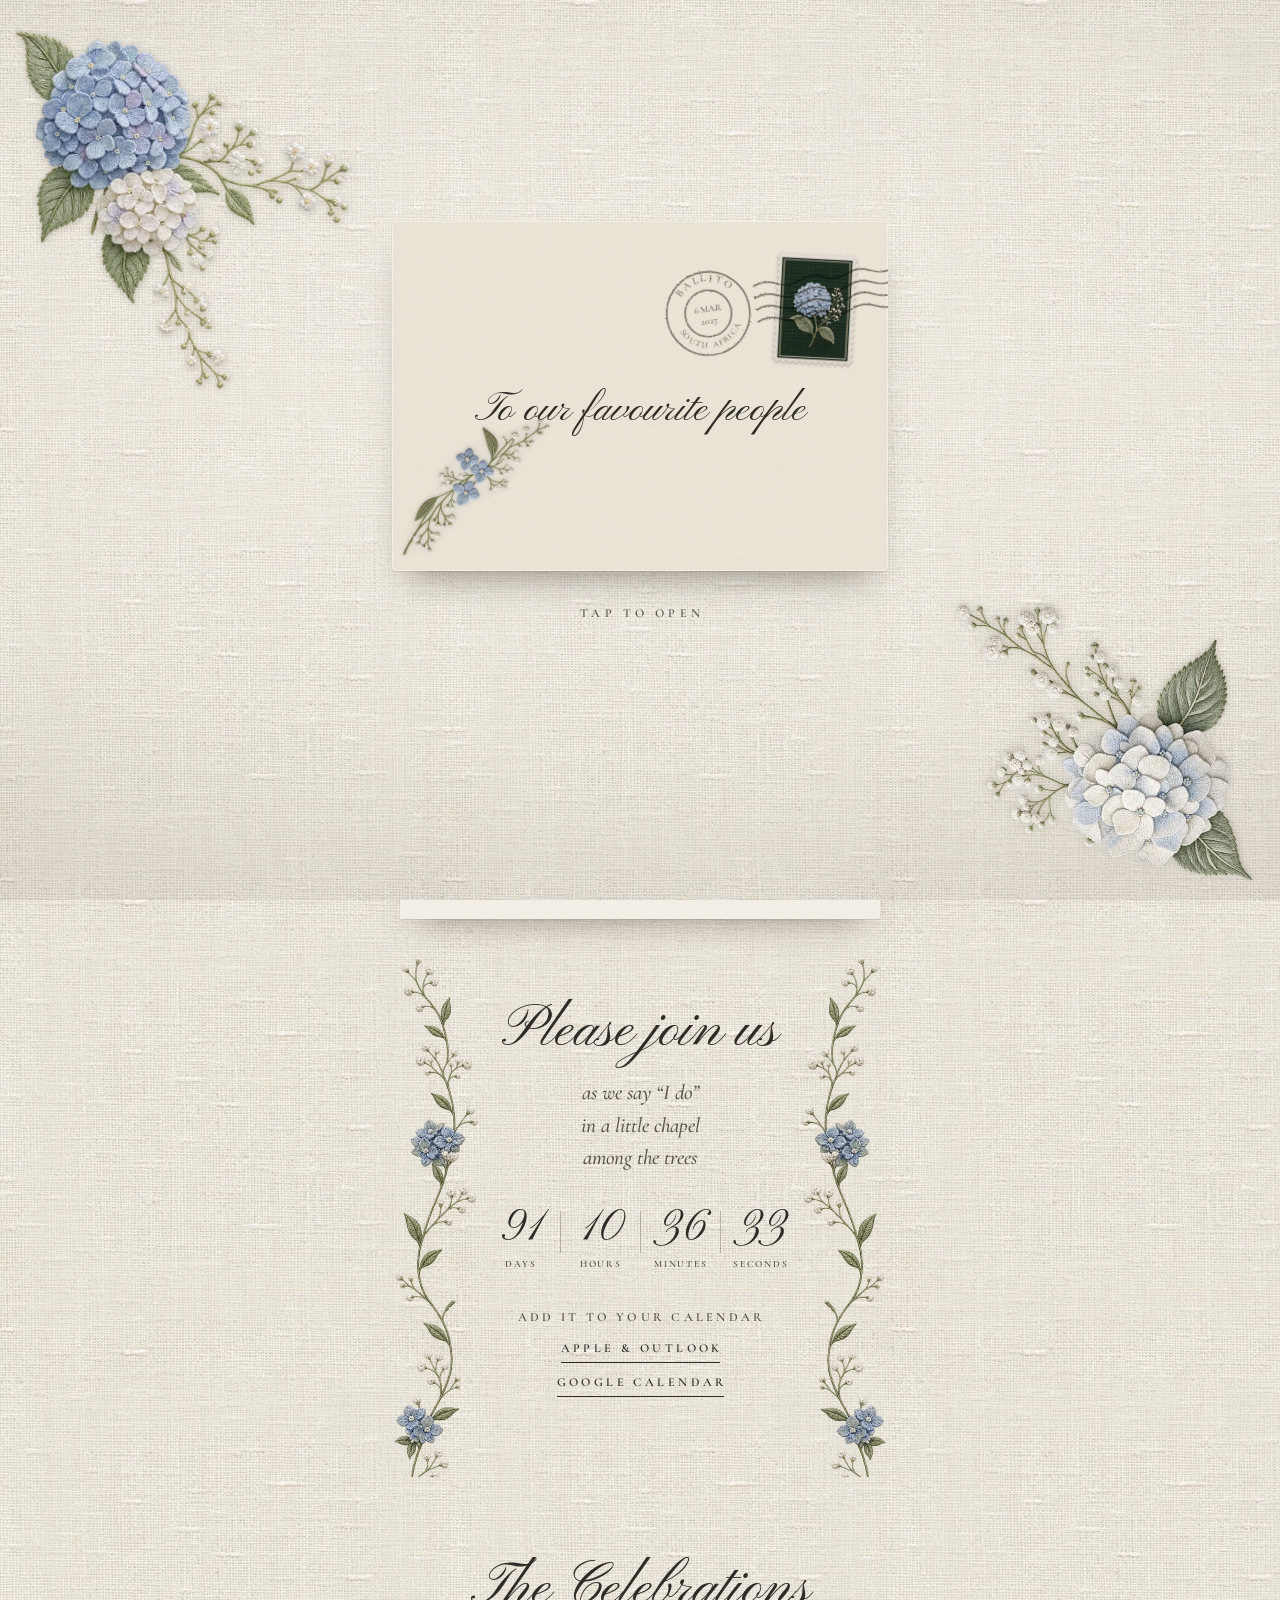
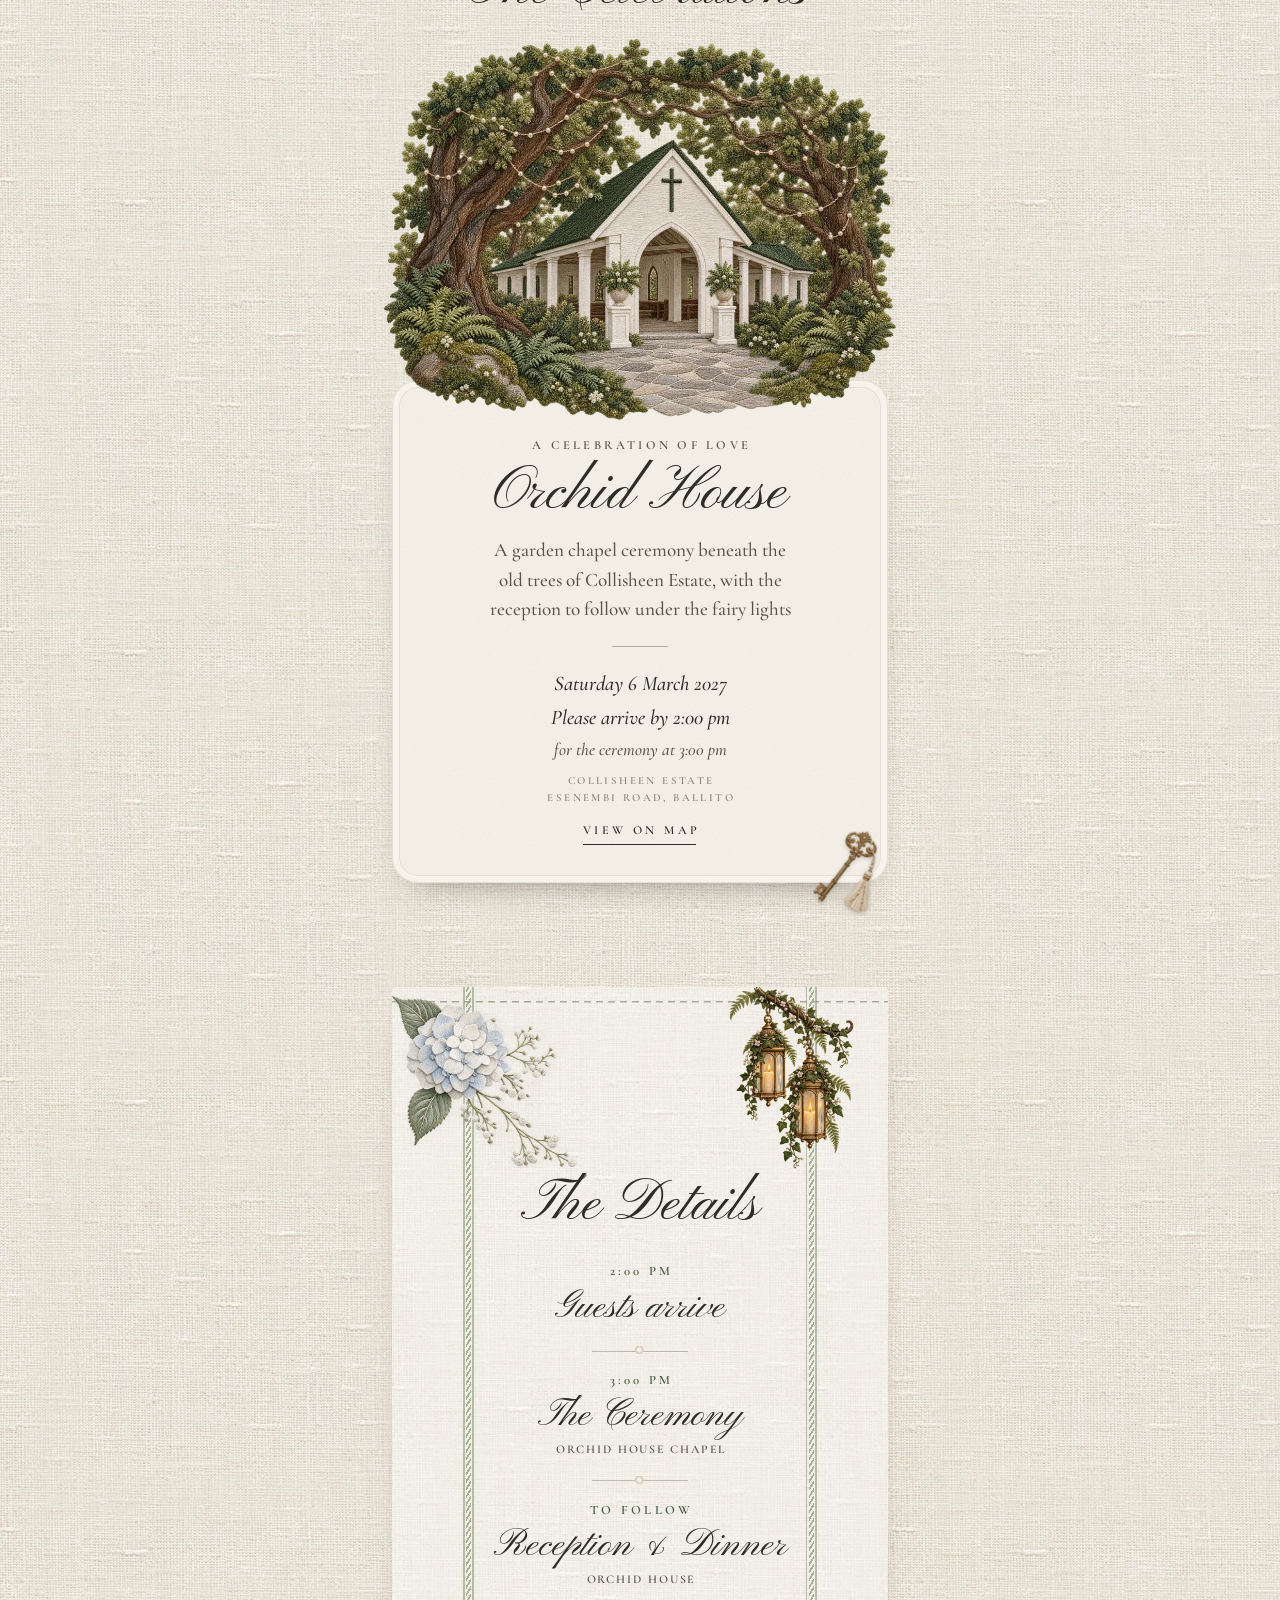
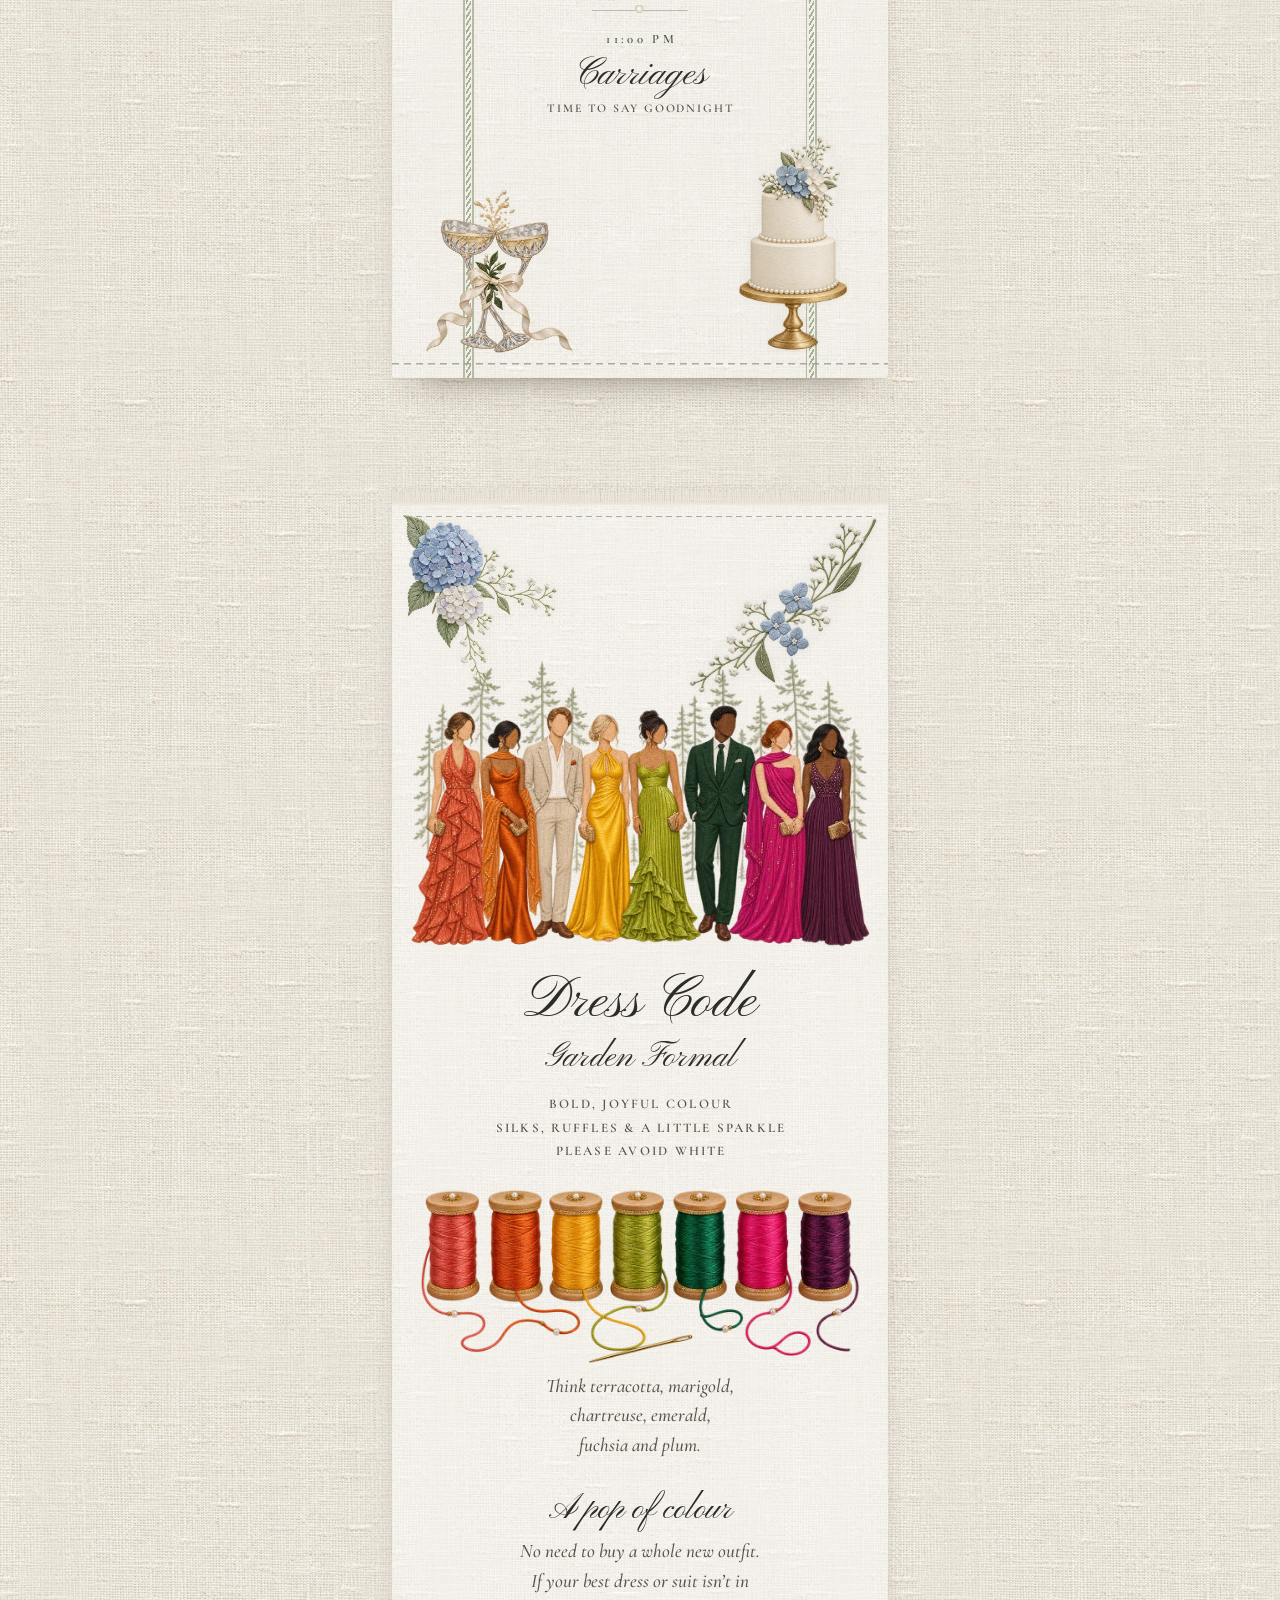
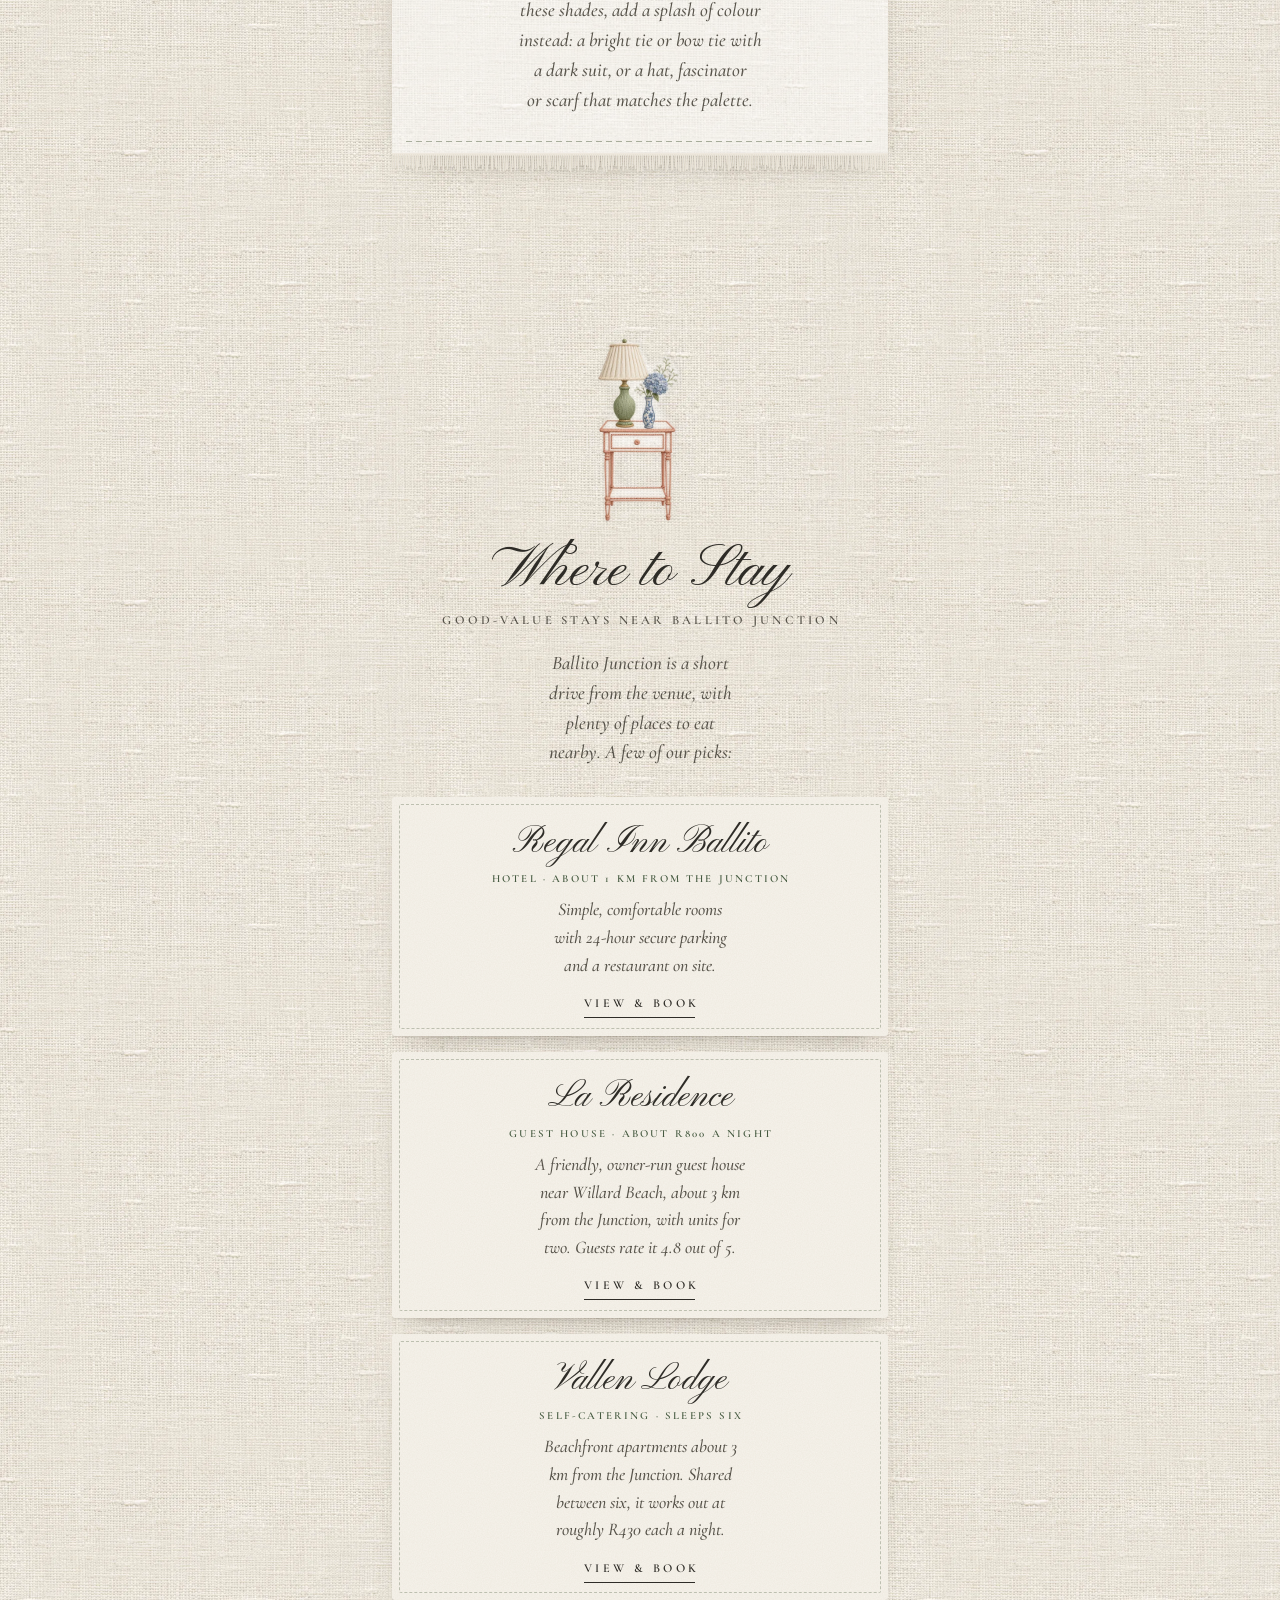
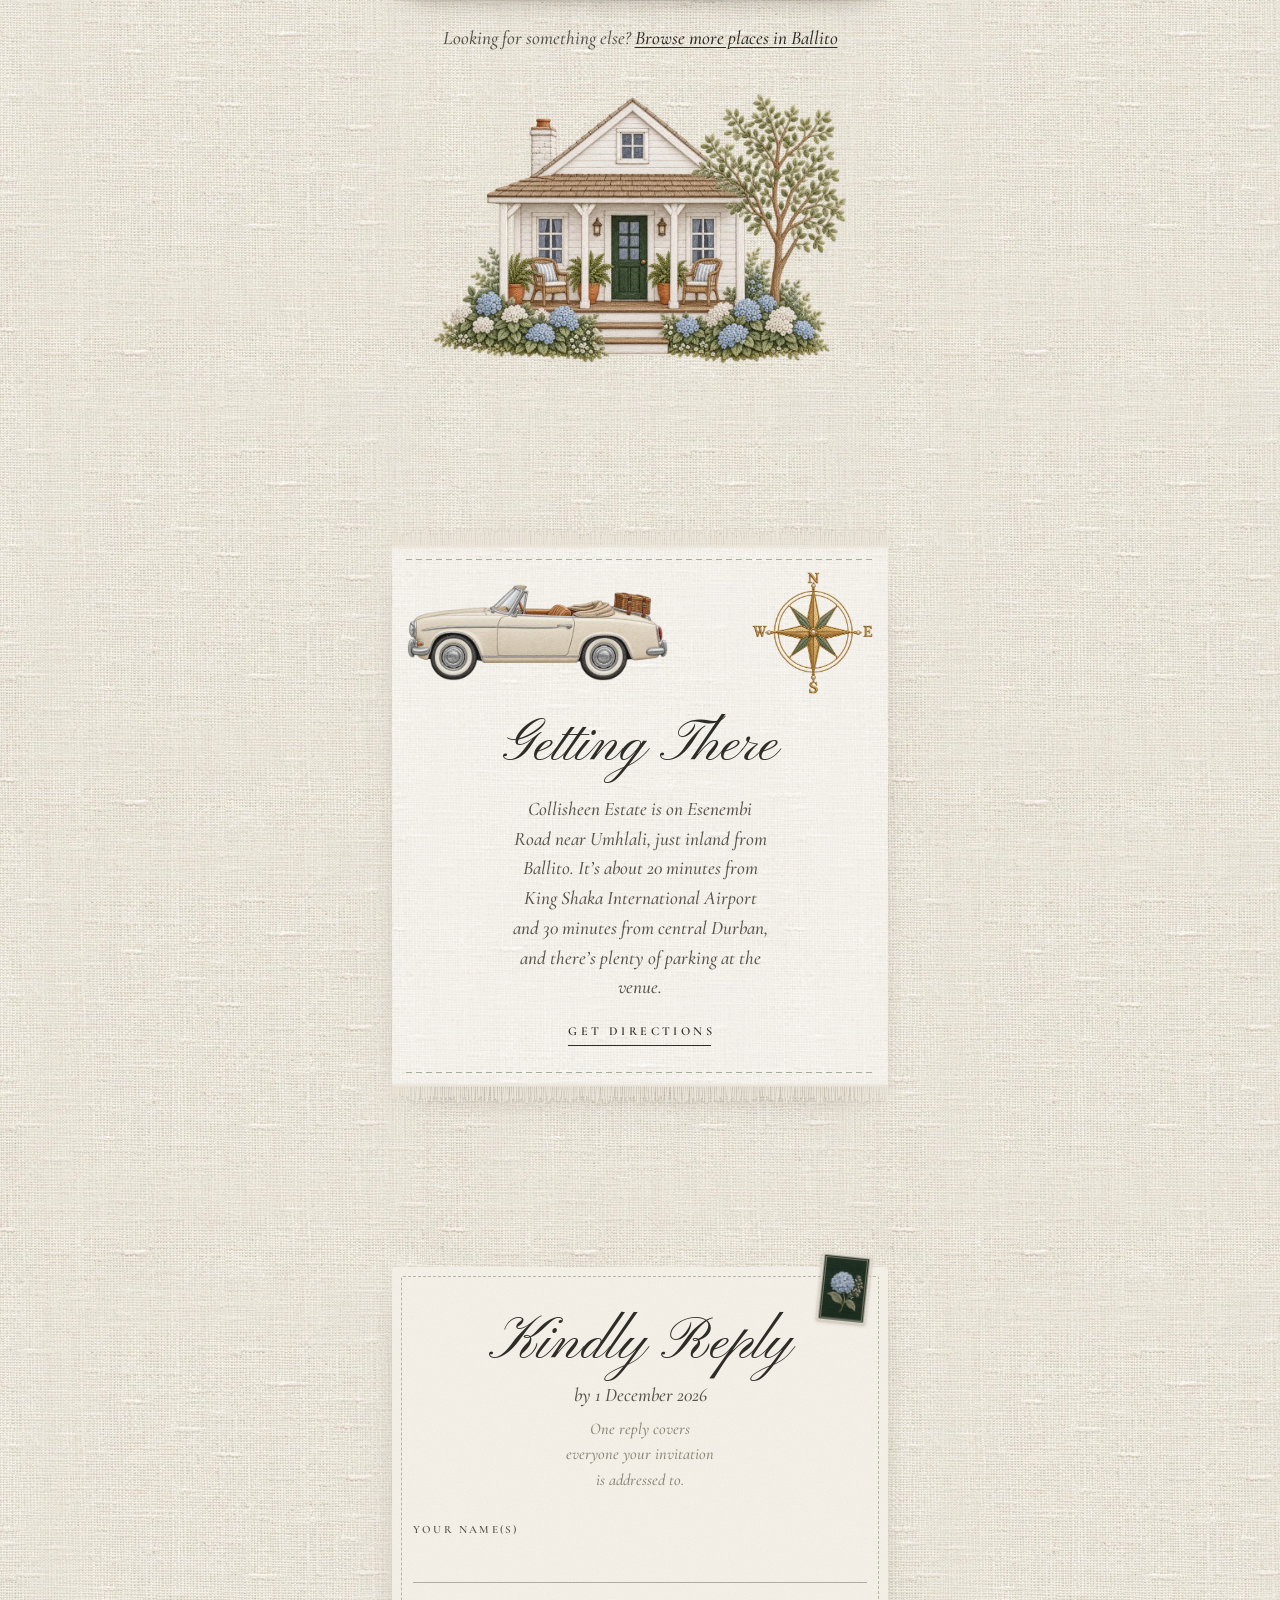
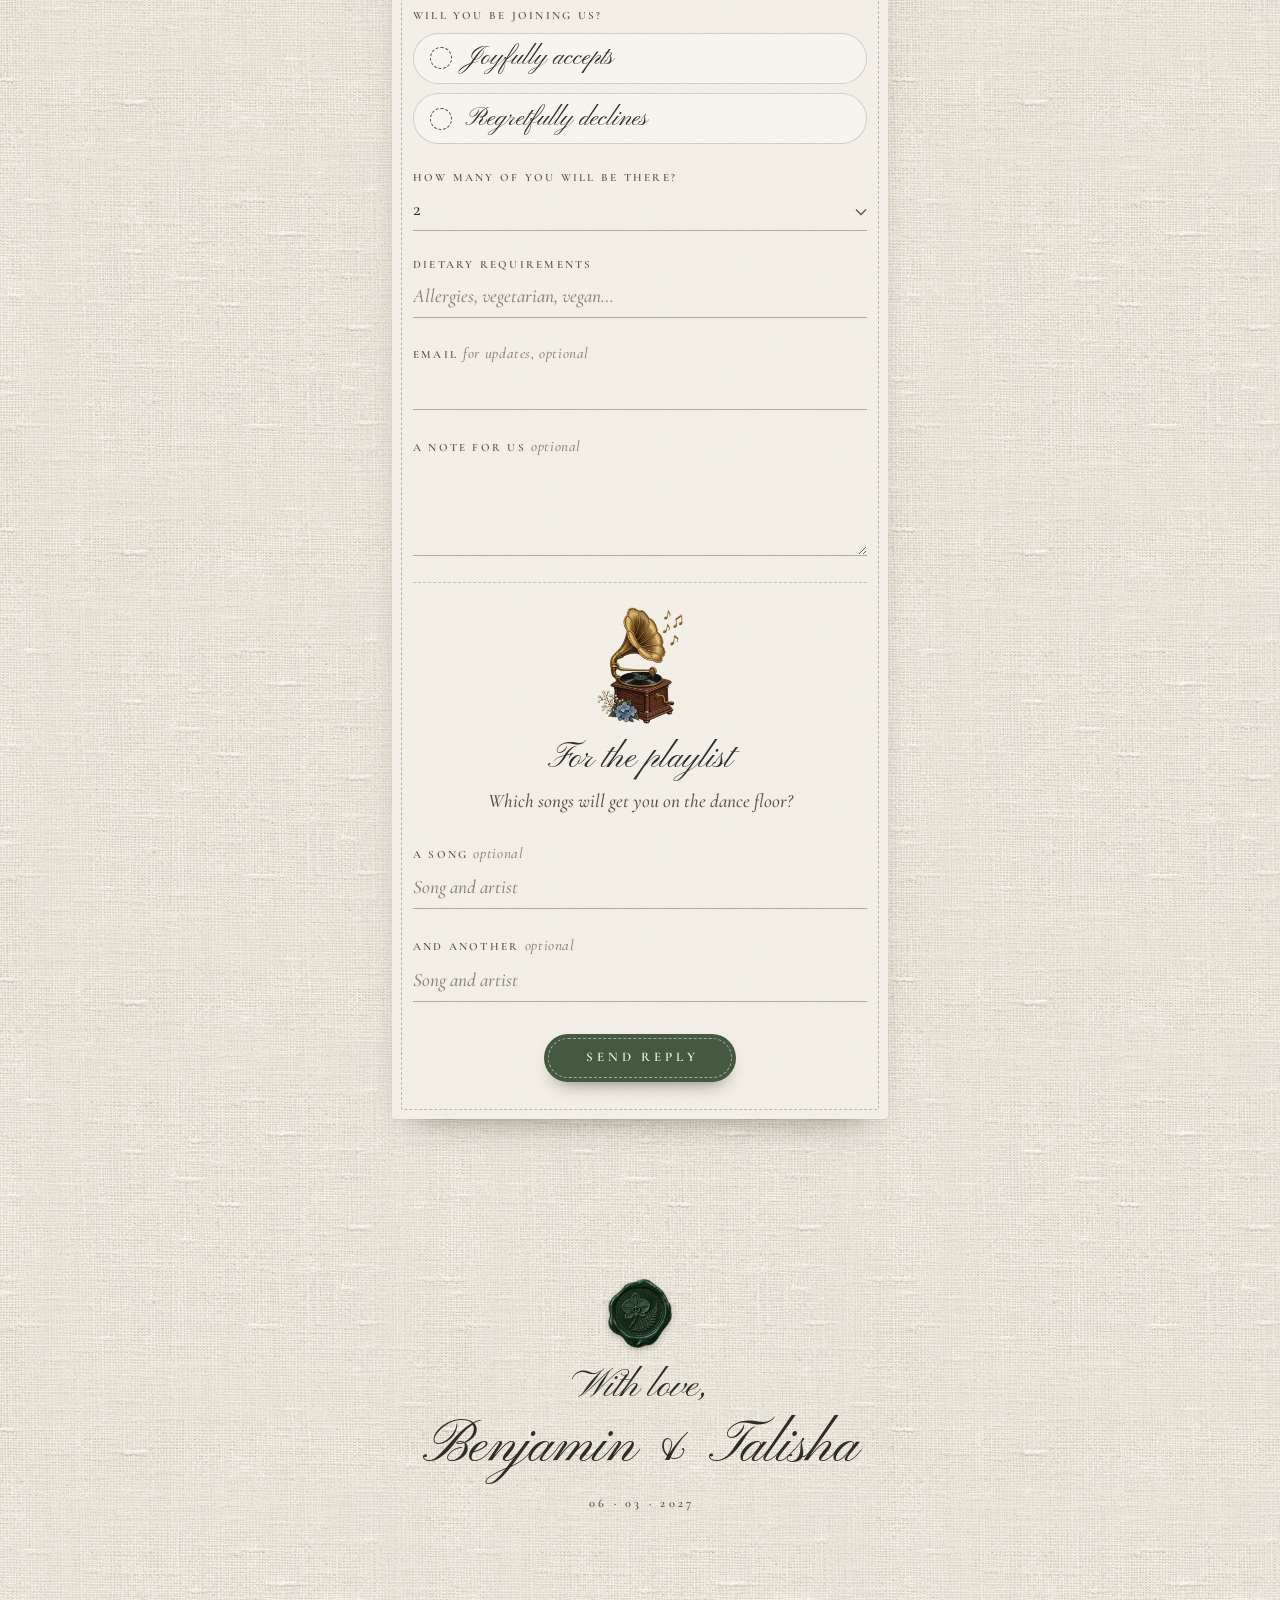
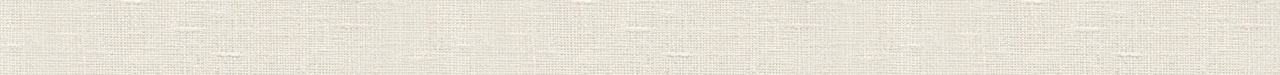
<file: index.html>
<!doctype html>
<html lang="en" class="no-js">
<head>
<meta charset="utf-8">
<meta name="viewport" content="width=device-width, initial-scale=1, viewport-fit=cover">
<title>Benjamin &amp; Talisha · 6 March 2027</title>
<meta name="description" content="You're invited to the wedding of Benjamin Rodrigues and Talisha Grobler on Saturday 6 March 2027 at the Orchid House, Collisheen Estate, Ballito.">
<meta name="robots" content="noindex, nofollow">
<meta name="theme-color" content="#E8E3D7">
<meta name="color-scheme" content="light only">

<!-- Link previews in WhatsApp / iMessage -->
<meta property="og:type" content="website">
<meta property="og:url" content="https://benrodrigues05.github.io/rodrigues-wedding/">
<meta property="og:title" content="Benjamin &amp; Talisha are getting married">
<meta property="og:description" content="Saturday 6 March 2027 · Collisheen Estate, Ballito. Tap to open your invitation.">
<meta property="og:image" content="https://benrodrigues05.github.io/rodrigues-wedding/assets/og.jpg?v=dbecaaad">
<meta property="og:image:width" content="1200">
<meta property="og:image:height" content="630">
<meta name="twitter:card" content="summary_large_image">

<link rel="icon" type="image/png" href="assets/icon-64.png?v=c143e3c1">
<link rel="apple-touch-icon" href="assets/icon-180.png?v=51b7f4c5">
<link rel="preconnect" href="https://fonts.googleapis.com">
<link rel="preconnect" href="https://fonts.gstatic.com" crossorigin>
<link rel="stylesheet" href="https://fonts.googleapis.com/css2?family=Pinyon+Script&amp;display=block">
<link rel="stylesheet" href="https://fonts.googleapis.com/css2?family=Cormorant+Garamond:ital,wght@0,400;0,500;0,600;1,400;1,500&amp;display=swap">
<link rel="preload" as="image" href="assets/hero-arch.webp?v=a34bda23" type="image/webp">
<link rel="stylesheet" href="styles.css?v=0fa6d76d">
<script>
  /* Show the envelope only when JavaScript is running. If script.js?v=94473927 fails to
     load or errors, the invitation is revealed instead of staying sealed. */
  (function (d) {
    var h = d.documentElement;
    h.classList.remove('no-js');
    h.classList.add('js');
    if (location.hash.length > 1) h.classList.add('is-open');
    d.addEventListener('DOMContentLoaded', function () {
      if (!window.__inviteReady) h.classList.add('is-open');
    });
  })(document);
</script>
<script src="script.js?v=94473927" defer></script>
</head>
<body>

<!-- ============ THE ENVELOPE (shown first, opened by script.js?v=94473927) ============ -->
<div class="scene" id="scene">
  <div class="scene-vignette" id="scene-vignette"></div>
  <img class="scene-sprig scene-sprig--top" src="assets/floral-corner.webp?v=78e29768" width="600" height="680" alt="">
  <img class="scene-sprig scene-sprig--bottom" src="assets/floral-spray.webp?v=adca1588" width="600" height="560" alt="">

  <div class="envelope" id="envelope" aria-hidden="true">
    <div class="env-back is-hidden" id="env-back">
      <div class="env-wall" id="env-wall"></div>
      <div class="flap flap--open is-hidden" id="flap-open">
        <div class="flap-paper"></div>
        <div class="flap-liner"></div>
      </div>
      <div class="letter" id="letter"></div>
      <svg class="env-pocket" id="env-pocket" viewBox="0 0 142 100" preserveAspectRatio="none" focusable="false">
        <defs>
          <linearGradient id="pk-l" x1="0" y1="0" x2="1" y2="0"><stop offset="0" stop-color="#EEE7DA"/><stop offset="1" stop-color="#E6DDCD"/></linearGradient>
          <linearGradient id="pk-r" x1="1" y1="0" x2="0" y2="0"><stop offset="0" stop-color="#ECE4D6"/><stop offset="1" stop-color="#E3D9C8"/></linearGradient>
          <linearGradient id="pk-b" x1="0" y1="1" x2="0" y2="0"><stop offset="0" stop-color="#F2ECE1"/><stop offset="1" stop-color="#EBE3D5"/></linearGradient>
        </defs>
        <polygon points="0,0 0,100 69,55" fill="url(#pk-l)"/>
        <polygon points="142,0 142,100 73,55" fill="url(#pk-r)"/>
        <path d="M0 100 H142 L74 44.5 Q71 42.5 68 44.5 Z" fill="url(#pk-b)" stroke="rgba(80,68,52,.16)" stroke-width="1" vector-effect="non-scaling-stroke"/>
      </svg>
      <div class="flap flap--closed" id="flap-closed">
        <svg viewBox="0 0 142 57" preserveAspectRatio="none" focusable="false">
          <defs><linearGradient id="fl-c" x1="0" y1="0" x2="0" y2="1"><stop offset="0" stop-color="#EAE2D4"/><stop offset="1" stop-color="#F3EDE3"/></linearGradient></defs>
          <path d="M0 0 H142 L74.5 55.2 Q71 57.6 67.5 55.2 Z" fill="url(#fl-c)" stroke="rgba(80,68,52,.2)" stroke-width="1" vector-effect="non-scaling-stroke"/>
        </svg>
      </div>
      <img class="env-seal" id="env-seal" src="assets/seal.webp?v=17709065" width="360" height="391" alt="">
    </div>

    <div class="env-front" id="env-front">
      <img class="env-stamp" src="assets/stamp.webp?v=f6080217" width="300" height="411" alt="">
      <svg class="env-postmark" viewBox="0 0 200 80" focusable="false">
        <defs>
          <path id="pm-top" d="M 13 40 A 27 27 0 0 1 67 40"/>
          <path id="pm-bottom" d="M 11.5 40 A 28.5 28.5 0 0 0 68.5 40"/>
          <filter id="pm-ink" x="-5%" y="-10%" width="110%" height="120%">
            <feTurbulence type="fractalNoise" baseFrequency=".8" numOctaves="2" seed="7" result="noise"/>
            <feDisplacementMap in="SourceGraphic" in2="noise" scale="1.8"/>
          </filter>
        </defs>
        <g filter="url(#pm-ink)">
          <g fill="none" stroke="currentColor" stroke-width="1.4">
            <circle cx="40" cy="40" r="35"/>
            <circle cx="40" cy="40" r="19.5"/>
            <path d="M80 23 q 10 -5 20 0 t 20 0 t 20 0 t 20 0 t 20 0 t 20 0"/>
            <path d="M80 33 q 10 -5 20 0 t 20 0 t 20 0 t 20 0 t 20 0 t 20 0"/>
            <path d="M80 43 q 10 -5 20 0 t 20 0 t 20 0 t 20 0 t 20 0 t 20 0"/>
            <path d="M80 53 q 10 -5 20 0 t 20 0 t 20 0 t 20 0 t 20 0 t 20 0"/>
          </g>
          <g fill="currentColor" font-family="'Cormorant Garamond', Garamond, serif" font-weight="600" text-anchor="middle">
            <text font-size="9" letter-spacing="1.6"><textPath href="#pm-top" startOffset="50%">BALLITO</textPath></text>
            <text font-size="7.2" letter-spacing="1.1"><textPath href="#pm-bottom" startOffset="50%">SOUTH AFRICA</textPath></text>
            <text x="40" y="39" font-size="8">6 MAR</text>
            <text x="40" y="48.5" font-size="8">2027</text>
          </g>
        </g>
      </svg>
      <p class="env-to"><span class="env-recipient" id="recipient">To our favourite people</span></p>
      <img class="env-sprig" src="assets/floral-sprig.webp?v=2c623f63" width="640" height="600" alt="">
    </div>
  </div>

  <button class="scene-open" id="open-invite" type="button" aria-label="Open your invitation">
    <span class="scene-hint" id="scene-hint">Tap to open</span>
  </button>
</div>


<!-- Wide screens only: the same sprigs as on the envelope's table, so the
     page keeps the setting once the letter is open. -->
<div class="table-decor" id="table-decor" aria-hidden="true">
  <img class="table-sprig table-sprig--top" src="assets/floral-corner.webp?v=78e29768" width="600" height="680" alt="">
  <img class="table-sprig table-sprig--bottom" src="assets/floral-spray.webp?v=adca1588" width="600" height="560" alt="">
</div>

<main class="suite" id="invitation">

  <!-- ============ 1. THE LETTER ============ -->
  <header class="hero" id="top">
    <article class="hero-card" id="hero-card" tabindex="-1">
      <p class="eyebrow">The wedding of</p>
      <img class="hero-arch" src="assets/hero-arch.webp?v=a34bda23" width="939" height="1482" alt="Benjamin and Talisha in a black-and-white photograph, framed by an embroidered stone arch with hydrangeas and baby&rsquo;s breath">
      <h1 class="names">Benjamin <span class="amp">&amp;</span> Talisha</h1>
      <p class="hero-date">Saturday · 6 March 2027</p>
      <p class="hero-place">Collisheen Estate · Ballito</p>
    </article>
  </header>


  <!-- ============ 2. INVITATION + COUNTDOWN ============ -->
  <section class="families" id="invite" aria-labelledby="invite-title">
    <img class="garland garland--left" src="assets/floral-garland.webp?v=346e26ac" width="168" height="1200" alt="" loading="lazy" decoding="async">
    <img class="garland garland--right" src="assets/floral-garland.webp?v=346e26ac" width="168" height="1200" alt="" loading="lazy" decoding="async">

    <h2 class="script-title" id="invite-title">Please join us</h2>
    <p class="lede invite-lede">as we say &ldquo;I do&rdquo; in a little chapel among the trees</p>

    <!-- Ceremony start in South African time (UTC+2) -->
    <div class="countdown" id="countdown" data-countdown="2027-03-06T15:00:00+02:00" role="timer" aria-label="Countdown to the wedding">
      <div class="cd"><span class="cd-num" data-unit="d">&ndash;</span><span class="cd-label" data-one="Day" data-many="Days">Days</span></div>
      <div class="cd"><span class="cd-num" data-unit="h">&ndash;</span><span class="cd-label" data-one="Hour" data-many="Hours">Hours</span></div>
      <div class="cd"><span class="cd-num" data-unit="m">&ndash;</span><span class="cd-label" data-one="Minute" data-many="Minutes">Minutes</span></div>
      <div class="cd"><span class="cd-num" data-unit="s">&ndash;</span><span class="cd-label" data-one="Second" data-many="Seconds">Seconds</span></div>
    </div>
    <p class="countdown-done script-sub" id="countdown-done" hidden>Today&rsquo;s the day</p>

    <div class="calendar">
      <p class="caps">Add it to your calendar</p>
      <p class="calendar-links">
        <a class="text-link" href="assets/wedding.ics?v=1353c91b">Apple &amp; Outlook</a>
        <a class="text-link" href="https://calendar.google.com/calendar/render?action=TEMPLATE&amp;text=Benjamin%20%26%20Talisha%27s%20Wedding&amp;dates=20270306T120000Z%2F20270306T210000Z&amp;location=Orchid%20House%2C%20Collisheen%20Estate%2C%20Esenembi%20Road%2C%20Ballito&amp;details=Please%20arrive%20by%202pm.%20Ceremony%20at%203pm%20in%20the%20chapel%20at%20Orchid%20House%2C%20reception%20to%20follow%20until%2011pm.%20https%3A%2F%2Fbenrodrigues05.github.io%2Frodrigues-wedding%2F" target="_blank" rel="noopener">Google Calendar</a>
      </p>
    </div>
  </section>


  <!-- ============ 3. THE CELEBRATIONS: where and when ============ -->
  <section class="celebrations" id="venue" aria-labelledby="venue-title">
    <h2 class="script-title" id="venue-title">The Celebrations</h2>
    <img class="motif chapel" src="assets/chapel.webp?v=abb44a5b" width="1000" height="745" alt="An embroidered white chapel with a green roof beneath huge old trees strung with fairy lights" loading="lazy" decoding="async">
    <div class="venue-card">
      <p class="caps">A celebration of love</p>
      <h3 class="venue-name">Orchid House</h3>
      <p class="venue-desc">A garden chapel ceremony beneath the old trees of Collisheen Estate, with the reception to follow under the fairy lights</p>
      <span class="rule" aria-hidden="true"></span>
      <p class="venue-when"><span>Saturday 6 March 2027</span><span>Please arrive by 2:00 pm</span><span class="venue-when-small">for the ceremony at 3:00 pm</span></p>
      <p class="venue-address"><span>Collisheen Estate</span><span>Esenembi Road, Ballito</span></p>
      <a class="text-link" href="https://www.google.com/maps/search/?api=1&amp;query=Collisheen%20Estate%20Ballito" target="_blank" rel="noopener">View on map</a>
      <img class="venue-key" src="assets/key.webp?v=507e3230" width="257" height="360" alt="" loading="lazy" decoding="async">
    </div>
  </section>


  <!-- ============ 4. THE DETAILS: the running order (striped linen) ============ -->
  <section class="details" id="details" aria-labelledby="details-title">
    <div class="details-panel">
      <img class="motif details-tl" src="assets/floral-spray.webp?v=adca1588" width="600" height="560" alt="" loading="lazy" decoding="async">
      <img class="motif details-tr" src="assets/lanterns.webp?v=c26fea3b" width="434" height="640" alt="" loading="lazy" decoding="async">
      <h2 class="script-title details-title" id="details-title">The Details</h2>

      <!-- TODO: reception and dinner times when confirmed -->
      <ol class="timeline">
        <li class="moment">
          <p class="moment-time">2:00 pm</p>
          <h3 class="script-sub">Guests arrive</h3>
        </li>
        <li class="moment">
          <p class="moment-time">3:00 pm</p>
          <h3 class="script-sub">The Ceremony</h3>
          <p class="moment-note">Orchid House Chapel</p>
        </li>
        <li class="moment">
          <p class="moment-time">To follow</p>
          <h3 class="script-sub">Reception &amp; Dinner</h3>
          <p class="moment-note">Orchid House</p>
        </li>
        <li class="moment">
          <p class="moment-time">11:00 pm</p>
          <h3 class="script-sub">Carriages</h3>
          <p class="moment-note">Time to say goodnight</p>
        </li>
      </ol>

      <img class="motif details-bl" src="assets/champagne.webp?v=5cf81765" width="520" height="579" alt="" loading="lazy" decoding="async">
      <img class="motif details-br" src="assets/cake.webp?v=bcde5944" width="327" height="640" alt="" loading="lazy" decoding="async">
    </div>
  </section>


  <!-- ============ 5. DRESS CODE (fringed napkin) ============ -->
  <section class="dress" id="dress-code" aria-labelledby="dress-title">
    <div class="napkin">
      <div class="napkin-sprigs">
        <img class="motif" src="assets/floral-corner.webp?v=78e29768" width="600" height="680" alt="" loading="lazy" decoding="async">
        <img class="motif" src="assets/floral-sprig.webp?v=2c623f63" width="640" height="600" alt="" loading="lazy" decoding="async">
      </div>
      <img class="motif guests" src="assets/guests.webp?v=6ffe99b5" width="1100" height="697" alt="Embroidered guests in terracotta, orange, marigold, chartreuse, fuchsia and plum gowns, and sand and forest-green suits" loading="lazy" decoding="async">
      <h2 class="script-title" id="dress-title">Dress Code</h2>
      <p class="script-sub dress-name">Garden Formal</p>
      <p class="lines lines--soft"><span>Bold, joyful colour</span><span>Silks, ruffles &amp; a little sparkle</span><span>Please avoid white</span></p>
      <img class="motif threads" src="assets/threads.webp?v=53d33517" width="1000" height="396" alt="Spools of thread in terracotta, orange, marigold, chartreuse, emerald, fuchsia and plum" loading="lazy" decoding="async">
      <p class="palette-note">Think terracotta, marigold, chartreuse, emerald, fuchsia and plum.</p>
      <div class="pop">
        <p class="script-sub pop-title">A pop of colour</p>
        <p class="pop-note">No need to buy a whole new outfit. If your best dress or suit isn&rsquo;t in these shades, add a splash of colour instead: a bright tie or bow tie with a dark suit, or a hat, fascinator or scarf that matches the palette.</p>
      </div>
    </div>
  </section>


  <!-- ============ 6. WHERE TO STAY ============ -->
  <section class="stay" id="stay" aria-labelledby="stay-title">
    <img class="motif nightstand" src="assets/nightstand.webp?v=c483ba5e" width="220" height="480" alt="" loading="lazy" decoding="async">
    <h2 class="script-title" id="stay-title">Where to Stay</h2>
    <p class="caps">Good-value stays near Ballito Junction</p>
    <p class="lede">Ballito Junction is a short drive from the venue, with plenty of places to eat nearby. A few of our picks:</p>

    <ul class="stays">
      <li class="stay-item">
        <h3 class="stay-name">Regal Inn Ballito</h3>
        <p class="stay-meta">Hotel · About 1 km from the Junction</p>
        <p class="stay-note">Simple, comfortable rooms with 24-hour secure parking and a restaurant on site.</p>
        <a class="text-link" href="https://regalinn.co.za/ballito/" target="_blank" rel="noopener">View &amp; book</a>
      </li>
      <li class="stay-item">
        <h3 class="stay-name">La Residence</h3>
        <p class="stay-meta">Guest house · About R800 a night</p>
        <p class="stay-note">A friendly, owner-run guest house near Willard Beach, about 3 km from the Junction, with units for two. Guests rate it 4.8 out of 5.</p>
        <a class="text-link" href="https://www.lekkeslaap.co.za/accommodation/la-residence" target="_blank" rel="noopener">View &amp; book</a>
      </li>
      <li class="stay-item">
        <h3 class="stay-name">Vallen Lodge</h3>
        <p class="stay-meta">Self-catering · Sleeps six</p>
        <p class="stay-note">Beachfront apartments about 3 km from the Junction. Shared between six, it works out at roughly R430 each a night.</p>
        <a class="text-link" href="https://www.lekkeslaap.co.za/accommodation/7-vallen-lodge/" target="_blank" rel="noopener">View &amp; book</a>
      </li>
    </ul>
    <p class="stay-more">Looking for something else? <a href="https://www.lekkeslaap.co.za/accommodation-in/ballito" target="_blank" rel="noopener">Browse more places in Ballito</a></p>

    <img class="motif cottage" src="assets/cottage.webp?v=1d957603" width="1000" height="654" alt="An embroidered whitewashed guest cottage with hydrangea bushes" loading="lazy" decoding="async">
  </section>


  <!-- ============ 7. GETTING THERE (fringed napkin) ============ -->
  <section class="travel" id="travel" aria-labelledby="travel-title">
    <div class="napkin napkin--travel">
      <div class="travel-motifs">
        <img class="motif travel-car" src="assets/car.webp?v=56fcea1b" width="640" height="238" alt="" loading="lazy" decoding="async">
        <img class="motif travel-compass" src="assets/compass.webp?v=d513d0b9" width="380" height="381" alt="" loading="lazy" decoding="async">
      </div>
      <h2 class="script-title" id="travel-title">Getting There</h2>
      <p class="lede">Collisheen Estate is on Esenembi Road near Umhlali, just inland from Ballito. It&rsquo;s about 20 minutes from King Shaka International Airport and 30 minutes from central Durban, and there&rsquo;s plenty of parking at the venue.</p>
      <a class="text-link" href="https://www.google.com/maps/dir/?api=1&amp;destination=Collisheen%20Estate%20Ballito" target="_blank" rel="noopener">Get directions</a>
    </div>
  </section>


  <!-- ============ 8. RSVP (reply card) ============ -->
  <section class="rsvp" id="rsvp" aria-labelledby="rsvp-title">
    <div class="reply-card">
      <img class="reply-stamp" src="assets/stamp.webp?v=f6080217" width="300" height="411" alt="" loading="lazy" decoding="async">
      <div class="reply-head" id="rsvp-head">
        <h2 class="script-title" id="rsvp-title">Kindly Reply</h2>
        <p class="reply-by">by 1 December 2026</p>
        <p class="reply-note">One reply covers everyone your invitation is addressed to.</p>
      </div>

      <!-- Replies go to Formspree. The backup address is split in two so
           spam bots don't harvest it; guests only see it if sending fails. -->
      <form class="rsvp-form" id="rsvp-form" action="https://formspree.io/f/mkjogwgd" method="POST" data-fallback-user="benrodrigues05" data-fallback-domain="gmail.com">
        <input class="hp" type="text" name="_gotcha" id="rsvp-gotcha" tabindex="-1" autocomplete="off" aria-hidden="true">
        <input type="hidden" name="_subject" id="rsvp-subject" value="Wedding RSVP">
        <input type="hidden" name="form" value="RSVP">
        <input type="hidden" name="invitation" class="invitation-field" value="">
        <input type="hidden" name="invited" id="rsvp-invited" value="">

        <div class="field">
          <label for="rsvp-name">Your name(s)</label>
          <input id="rsvp-name" name="name" type="text" autocomplete="name" required aria-describedby="rsvp-name-error">
          <p class="field-error" id="rsvp-name-error" hidden></p>
        </div>

        <fieldset class="choice" aria-describedby="rsvp-attending-error">
          <legend>Will you be joining us?</legend>
          <label class="choice-opt"><input type="radio" id="attend-yes" name="attending" value="Joyfully accepts" required><span class="tick" aria-hidden="true"></span><span class="choice-text">Joyfully accepts</span></label>
          <label class="choice-opt"><input type="radio" id="attend-no" name="attending" value="Regretfully declines"><span class="tick" aria-hidden="true"></span><span class="choice-text">Regretfully declines</span></label>
          <p class="field-error" id="rsvp-attending-error" hidden></p>
        </fieldset>

        <div class="if-attending">
          <div class="field" id="rsvp-guests-field">
            <label for="rsvp-guests">How many of you will be there?</label>
            <select id="rsvp-guests" name="guests">
              <option>1</option><option>2</option>
            </select>
            <p class="field-hint" id="rsvp-guests-hint" hidden></p>
          </div>

          <div class="field">
            <label for="rsvp-diet">Dietary requirements</label>
            <input id="rsvp-diet" name="dietary" type="text" placeholder="Allergies, vegetarian, vegan…">
          </div>
        </div>

        <div class="field">
          <label for="rsvp-email">Email <span class="optional">for updates, optional</span></label>
          <input id="rsvp-email" name="email" type="email" autocomplete="email" inputmode="email">
        </div>

        <div class="field">
          <label for="rsvp-note">A note for us <span class="optional">optional</span></label>
          <textarea id="rsvp-note" name="message" rows="3"></textarea>
        </div>

        <div class="if-attending playlist-block">
          <img class="playlist-gramophone" src="assets/gramophone.webp?v=d0c07217" width="640" height="876" alt="" loading="lazy" decoding="async">
          <p class="script-sub playlist-title">For the playlist</p>
          <p class="playlist-lede">Which songs will get you on the dance floor?</p>
          <div class="field">
            <label for="song-1">A song <span class="optional">optional</span></label>
            <input id="song-1" name="song_1" type="text" placeholder="Song and artist">
          </div>
          <div class="field">
            <label for="song-2">And another <span class="optional">optional</span></label>
            <input id="song-2" name="song_2" type="text" placeholder="Song and artist">
          </div>
        </div>

        <div class="form-problem" id="rsvp-problem" role="alert" hidden></div>

        <button class="send" type="submit" id="rsvp-submit"><span id="rsvp-submit-label">Send reply</span></button>
        <p class="preview-note" id="preview-note" hidden>Preview only. Replies aren&rsquo;t sent anywhere until the RSVP inbox is connected.</p>
      </form>

      <div class="reply-done" id="rsvp-done" tabindex="-1" hidden>
        <img class="done-seal" src="assets/seal.webp?v=17709065" width="360" height="391" alt="">
        <p class="script-title done-title">Thank you, <span id="done-name"></span></p>
        <p class="lede" id="done-message"></p>
        <button class="text-link text-button" type="button" id="rsvp-edit">Change my reply</button>
      </div>
    </div>
  </section>


  <!-- ============ CLOSING ============ -->
  <footer class="closing">
    <img class="closing-seal" src="assets/seal.webp?v=17709065" width="360" height="391" alt="" loading="lazy" decoding="async">
    <p class="script-sub">With love,</p>
    <p class="closing-names">Benjamin &amp; Talisha</p>
    <p class="caps">06 · 03 · 2027</p>
  </footer>

</main>

<a class="rsvp-fab" id="rsvp-fab" href="#rsvp">RSVP</a>

</body>
</html>
</file>
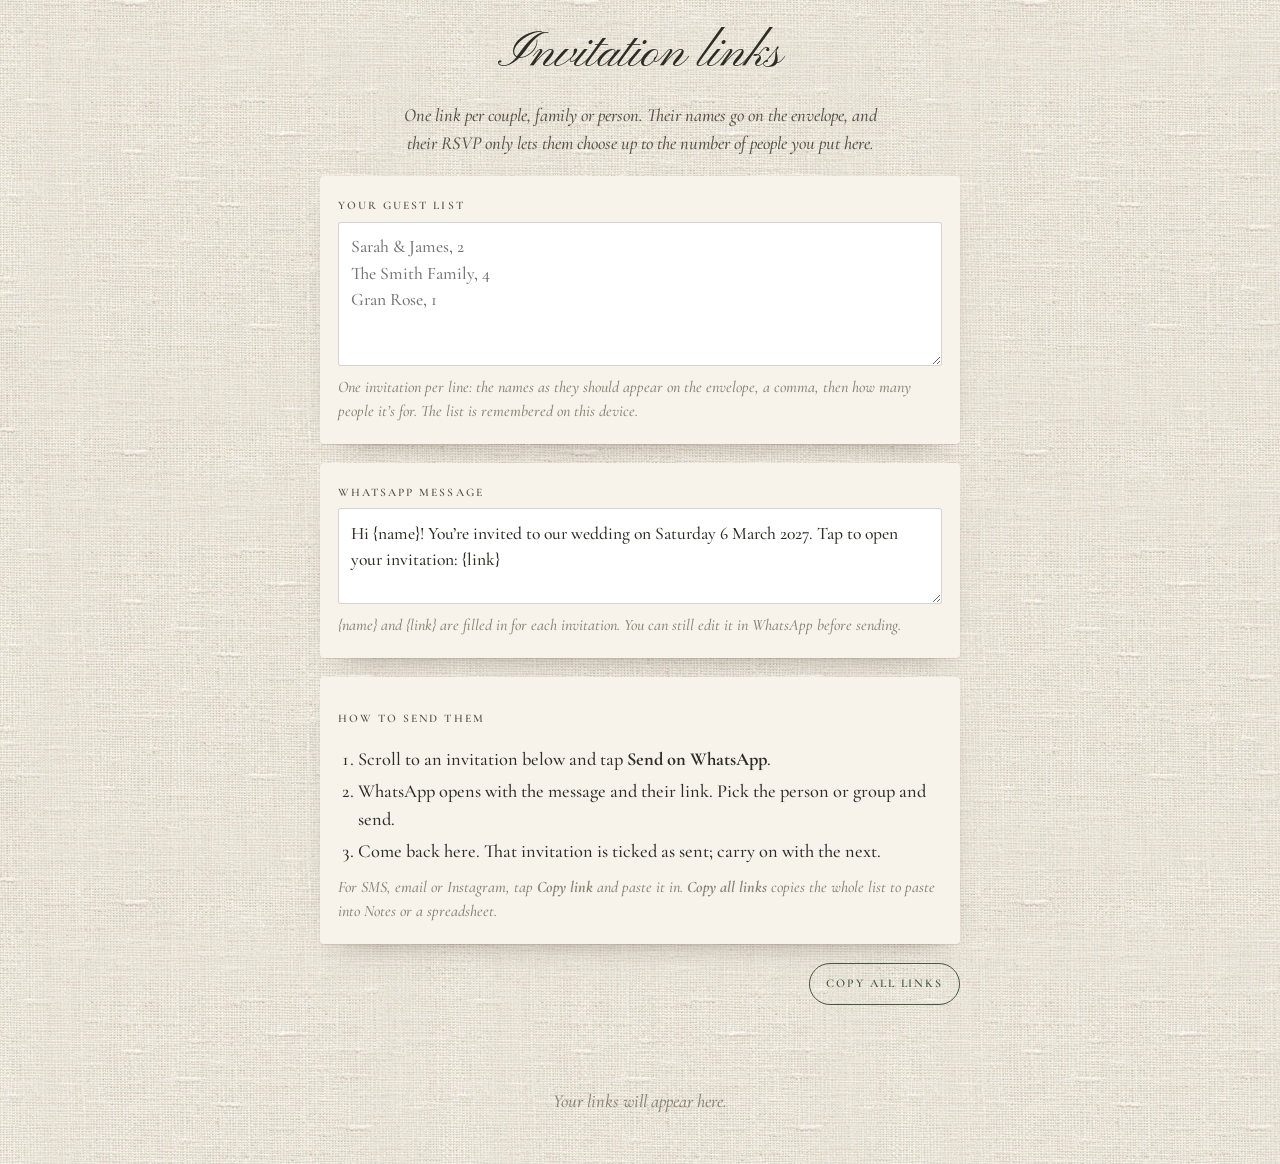
<file: links.html>
<!doctype html>
<html lang="en">
<head>
<meta charset="utf-8">
<meta name="viewport" content="width=device-width, initial-scale=1, viewport-fit=cover">
<title>Invitation Links · Benjamin &amp; Talisha</title>
<meta name="robots" content="noindex, nofollow">
<meta name="color-scheme" content="light only">
<link rel="icon" type="image/png" href="assets/icon-64.png">
<link rel="preconnect" href="https://fonts.googleapis.com">
<link rel="preconnect" href="https://fonts.gstatic.com" crossorigin>
<link rel="stylesheet" href="https://fonts.googleapis.com/css2?family=Pinyon+Script&amp;family=Cormorant+Garamond:ital,wght@0,500;0,600;1,500&amp;display=swap">
<style>
  /* A private helper for Ben and Talisha: turn the guest list into personal
     invitation links and send them. Not linked from the invitation itself. */
  :root {
    --linen: #E8E3D7;
    --paper: #F7F3EB;
    --ink: #2E2C27;
    --ink-soft: #57534A;
    --ink-faint: #8B8578;
    --sage-deep: #44593F;
    --sent: #E6EBDD;
    --line: rgba(46, 44, 39, .2);
    --font-script: "Pinyon Script", "Snell Roundhand", cursive;
    --font-serif: "Cormorant Garamond", Garamond, "Times New Roman", serif;
    color-scheme: light;
  }
  * { box-sizing: border-box; }
  [hidden] { display: none !important; }
  body {
    margin: 0;
    padding: max(20px, env(safe-area-inset-top)) 16px 48px;
    background: var(--linen) url("assets/linen.webp") 0 0 / 450px 450px;
    color: var(--ink);
    font: 500 1.15rem/1.5 var(--font-serif);
    -webkit-font-smoothing: antialiased;
  }
  main { max-width: 40rem; margin: 0 auto; display: grid; gap: 1.2rem; }
  h1 { margin: .4rem 0 0; font: 400 clamp(2.4rem, 11vw, 3.2rem)/1.1 var(--font-script); text-align: center; }
  .intro { margin: 0; text-align: center; font-style: italic; color: var(--ink-soft); text-wrap: balance; }
  .card {
    background: var(--paper);
    border-radius: 4px;
    padding: 1.3rem 1.1rem;
    box-shadow: 0 1px 1px rgba(60, 50, 35, .1), 0 14px 30px -22px rgba(60, 50, 35, .6);
    display: grid;
    gap: .55rem;
  }
  label, .label {
    font: 600 .72rem/1.4 var(--font-serif);
    letter-spacing: .18em;
    text-transform: uppercase;
    color: var(--ink-soft);
  }
  textarea {
    width: 100%;
    min-height: 9rem;
    padding: .7rem .8rem;
    border: 1px solid var(--line);
    border-radius: 3px;
    background: #fff;
    font: 500 1.1rem/1.5 var(--font-serif);
    color: var(--ink);
    resize: vertical;
  }
  textarea:focus { outline: 2px solid var(--sage-deep); outline-offset: 1px; }
  .hint { margin: 0; font-size: 1rem; font-style: italic; color: var(--ink-faint); }
  .steps { margin: 0; padding-left: 1.3rem; display: grid; gap: .3rem; }
  .row { display: flex; flex-wrap: wrap; gap: .5rem; align-items: center; }
  button, .btn {
    appearance: none;
    border: 1px solid var(--sage-deep);
    border-radius: 999px;
    padding: .55rem 1rem;
    background: transparent;
    color: var(--sage-deep);
    font: 600 .74rem/1 var(--font-serif);
    letter-spacing: .16em;
    text-transform: uppercase;
    text-decoration: none;
    cursor: pointer;
    min-height: 42px;
    display: inline-flex;
    align-items: center;
    -webkit-tap-highlight-color: transparent;
  }
  button.primary, .btn.primary { background: var(--sage-deep); color: var(--paper); }
  button.is-done, .btn.is-done { background: var(--sent); color: var(--sage-deep); }
  button:focus-visible, .btn:focus-visible { outline: 2px solid var(--sage-deep); outline-offset: 3px; }
  .count { margin: 0; font-size: 1rem; color: var(--ink-soft); }
  ul { list-style: none; margin: 0; padding: 0; display: grid; gap: .8rem; }
  .invite { padding: 1rem 1.1rem; display: grid; gap: .45rem; }
  .invite.is-sent { background: var(--sent); }
  .invite-top { display: flex; justify-content: space-between; align-items: baseline; gap: .6rem; }
  .invite h2 { margin: 0; font: 400 1.9rem/1.1 var(--font-script); min-width: 0; }
  .sent-toggle {
    flex: none;
    display: inline-flex;
    align-items: center;
    gap: .35rem;
    font: 600 .7rem/1 var(--font-serif);
    letter-spacing: .14em;
    text-transform: uppercase;
    color: var(--ink-soft);
    cursor: pointer;
  }
  .sent-toggle input { width: 1.1rem; height: 1.1rem; accent-color: var(--sage-deep); margin: 0; }
  .invite .for { margin: 0; font: 600 .72rem/1.4 var(--font-serif); letter-spacing: .18em; text-transform: uppercase; color: var(--sage-deep); }
  .invite .url {
    margin: 0;
    padding: .45rem .6rem;
    border-radius: 3px;
    background: rgba(46, 44, 39, .05);
    font: 500 .95rem/1.35 ui-monospace, Menlo, monospace;
    word-break: break-all;
    -webkit-user-select: all;
    user-select: all;
  }
  .empty { margin: 0; text-align: center; font-style: italic; color: var(--ink-faint); }
  .toast { margin: 0; min-height: 1.4em; text-align: center; font-style: italic; color: var(--sage-deep); }
  .manual textarea { min-height: 12rem; font: 500 .9rem/1.4 ui-monospace, Menlo, monospace; }
</style>
</head>
<body>
<main>
  <h1>Invitation links</h1>
  <p class="intro">One link per couple, family or person. Their names go on the envelope, and their RSVP only lets them choose up to the number of people you put here.</p>

  <section class="card" aria-labelledby="list-label">
    <label id="list-label" for="guests">Your guest list</label>
    <textarea id="guests" spellcheck="false" placeholder="Sarah &amp; James, 2&#10;The Smith Family, 4&#10;Gran Rose, 1"></textarea>
    <p class="hint">One invitation per line: the names as they should appear on the envelope, a comma, then how many people it&rsquo;s for. The list is remembered on this device.</p>
  </section>

  <section class="card" aria-labelledby="message-label">
    <label id="message-label" for="message">WhatsApp message</label>
    <textarea id="message" style="min-height:6rem"></textarea>
    <p class="hint">{name} and {link} are filled in for each invitation. You can still edit it in WhatsApp before sending.</p>
  </section>

  <section class="card" aria-labelledby="how-label">
    <p class="label" id="how-label">How to send them</p>
    <ol class="steps">
      <li>Scroll to an invitation below and tap <strong>Send on WhatsApp</strong>.</li>
      <li>WhatsApp opens with the message and their link. Pick the person or group and send.</li>
      <li>Come back here. That invitation is ticked as sent; carry on with the next.</li>
    </ol>
    <p class="hint">For SMS, email or Instagram, tap <strong>Copy link</strong> and paste it in. <strong>Copy all links</strong> copies the whole list to paste into Notes or a spreadsheet.</p>
  </section>

  <div class="row" style="justify-content:space-between">
    <p class="count" id="count"></p>
    <button type="button" id="copy-all">Copy all links</button>
  </div>
  <p class="toast" id="toast" role="status" aria-live="polite"></p>

  <section class="card manual" id="manual" hidden aria-labelledby="manual-label">
    <p class="label" id="manual-label">Copy it yourself</p>
    <p class="hint">Your browser didn&rsquo;t allow copying. Press and hold the text below, choose Select All, then Copy.</p>
    <textarea id="manual-text" readonly></textarea>
    <div class="row"><button type="button" id="manual-close">Done</button></div>
  </section>

  <ul id="list"></ul>
  <p class="empty" id="empty">Your links will appear here.</p>
</main>

<script>
(function () {
  'use strict';
  var BASE = new URL('./', window.location.href).href;
  var DEFAULT_MESSAGE = 'Hi {name}! You’re invited to our wedding on Saturday 6 March 2027. Tap to open your invitation: {link}';
  var guests = document.getElementById('guests');
  var message = document.getElementById('message');
  var list = document.getElementById('list');
  var empty = document.getElementById('empty');
  var count = document.getElementById('count');
  var toast = document.getElementById('toast');
  var manual = document.getElementById('manual');
  var manualText = document.getElementById('manual-text');
  var copyAll = document.getElementById('copy-all');
  var current = [];
  var sent = loadJSON('invite-links-sent', {});

  guests.value = load('invite-links-guests', '');
  message.value = load('invite-links-message', DEFAULT_MESSAGE);
  render();
  guests.addEventListener('input', function () { save('invite-links-guests', guests.value); render(); });
  message.addEventListener('input', function () { save('invite-links-message', message.value); render(); });

  copyAll.addEventListener('click', function () {
    if (!current.length) return say('Add some names first.');
    copy(current.map(function (g) { return g.name + ' (' + g.seats + ')\t' + g.link; }).join('\n'),
      copyAll, 'All ' + current.length + ' links copied. Paste them into Notes or a spreadsheet.');
  });
  document.getElementById('manual-close').addEventListener('click', function () { manual.hidden = true; });

  function parse(text) {
    return text.split('\n').map(function (line) {
      line = line.trim();
      if (!line) return null;
      var m = line.match(/^(.*?)[,\s]+(\d{1,2})\s*$/);
      var name = (m ? m[1] : line).replace(/[,\s]+$/, '').trim();
      var seats = m ? parseInt(m[2], 10) : (/&| and /i.test(name) ? 2 : 1);
      if (!name) return null;
      seats = Math.max(1, Math.min(12, seats));
      return { name: name, seats: seats, link: BASE + '?to=' + encodeURIComponent(name) + '&seats=' + seats };
    }).filter(Boolean);
  }

  function render() {
    current = parse(guests.value);
    list.textContent = '';
    empty.hidden = current.length > 0;
    updateCount();
    current.forEach(function (g) {
      var li = el('li', 'card invite');
      var top = el('div', 'invite-top');
      top.appendChild(el('h2', '', g.name));
      var toggle = el('label', 'sent-toggle');
      var box = document.createElement('input');
      box.type = 'checkbox';
      box.checked = !!sent[g.link];
      box.setAttribute('aria-label', 'Sent to ' + g.name);
      toggle.appendChild(box);
      toggle.appendChild(document.createTextNode('Sent'));
      top.appendChild(toggle);
      li.appendChild(top);
      li.appendChild(el('p', 'for', 'For ' + g.seats + (g.seats === 1 ? ' person' : ' people')));
      li.appendChild(el('p', 'url', g.link));

      var row = el('div', 'row');
      var wa = el('a', 'btn primary', 'Send on WhatsApp');
      wa.href = 'https://wa.me/?text=' + encodeURIComponent(message.value.split('{name}').join(g.name).split('{link}').join(g.link));
      wa.target = '_blank';
      wa.rel = 'noopener';
      wa.addEventListener('click', function () { markSent(g, li, box, true); });
      var copyBtn = el('button', '', 'Copy link');
      copyBtn.type = 'button';
      copyBtn.addEventListener('click', function () { copy(g.link, copyBtn, 'Link for ' + g.name + ' copied.'); });
      var open = el('a', 'btn', 'Preview');
      open.href = g.link;
      open.target = '_blank';
      open.rel = 'noopener';
      row.appendChild(wa);
      row.appendChild(copyBtn);
      row.appendChild(open);
      li.appendChild(row);

      box.addEventListener('change', function () { markSent(g, li, box, box.checked); });
      li.classList.toggle('is-sent', box.checked);
      list.appendChild(li);
    });
  }

  function markSent(g, li, box, on) {
    if (on) sent[g.link] = true; else delete sent[g.link];
    saveJSON('invite-links-sent', sent);
    box.checked = on;
    li.classList.toggle('is-sent', on);
    updateCount();
  }

  function updateCount() {
    if (!current.length) { count.textContent = ''; return; }
    var people = current.reduce(function (n, g) { return n + g.seats; }, 0);
    var done = current.filter(function (g) { return sent[g.link]; }).length;
    count.textContent = current.length + (current.length === 1 ? ' invitation' : ' invitations') +
      ' · ' + people + ' people · ' + done + ' sent';
  }

  // Copy with clear feedback on the button itself. Some in-app browsers
  // (WhatsApp, Instagram) block copying; then the text is shown, selected,
  // for a press-and-hold copy.
  function copy(text, button, done) {
    var ok = function () { flash(button, 'Copied ✓'); say(done); };
    var fail = function () { showManual(text); };
    if (navigator.clipboard && window.isSecureContext) {
      navigator.clipboard.writeText(text).then(ok, function () { legacyCopy(text) ? ok() : fail(); });
    } else {
      legacyCopy(text) ? ok() : fail();
    }
  }

  function legacyCopy(text) {
    var area = document.createElement('textarea');
    area.value = text;
    area.setAttribute('readonly', '');
    area.style.position = 'fixed';
    area.style.top = '0';
    area.style.left = '0';
    area.style.opacity = '0';
    document.body.appendChild(area);
    area.focus();
    area.select();
    area.setSelectionRange(0, text.length);
    var worked = false;
    try { worked = document.execCommand('copy'); } catch (e) { worked = false; }
    document.body.removeChild(area);
    return worked;
  }

  function showManual(text) {
    manualText.value = text;
    manual.hidden = false;
    manual.scrollIntoView({ block: 'center' });
    manualText.focus();
    manualText.setSelectionRange(0, text.length);
    say('Copying was blocked here, so the text is shown below.');
  }

  function flash(button, text) {
    if (!button) return;
    if (!button.dataset.label) button.dataset.label = button.textContent;
    button.textContent = text;
    button.classList.add('is-done');
    clearTimeout(button._t);
    button._t = setTimeout(function () {
      button.textContent = button.dataset.label;
      button.classList.remove('is-done');
    }, 2200);
  }

  function say(text) {
    toast.textContent = text;
    clearTimeout(say.t);
    say.t = setTimeout(function () { toast.textContent = ''; }, 4000);
  }

  function el(tag, cls, text) {
    var n = document.createElement(tag);
    if (cls) n.className = cls;
    if (text) n.textContent = text;
    return n;
  }

  function load(key, fallback) {
    try { var v = localStorage.getItem(key); return v === null ? fallback : v; } catch (e) { return fallback; }
  }

  function save(key, value) {
    try { localStorage.setItem(key, value); } catch (e) { /* private mode */ }
  }

  function loadJSON(key, fallback) {
    try { return JSON.parse(localStorage.getItem(key)) || fallback; } catch (e) { return fallback; }
  }

  function saveJSON(key, value) {
    try { localStorage.setItem(key, JSON.stringify(value)); } catch (e) { /* private mode */ }
  }
})();
</script>
</body>
</html>
</file>
<file: styles.css>
/* =====================================================================
   Wedding invitation
   Layout: a stationery suite laid out on a linen tablecloth. One centred
   column; every section is a different object from the suite: the letter,
   a striped linen runner, a card, fringed napkins and a reply card.
   The look is deliberately single-theme (cream linen in every OS theme),
   like a printed invitation.
   ===================================================================== */

:root {
  /* colour */
  --linen: #E8E3D7;          /* the tablecloth */
  --paper: #F7F3EB;          /* letter and cards */
  --envelope: #EEE7DA;
  --ink: #2E2C27;
  --ink-soft: #57534A;
  --ink-faint: #8B8578;
  --sage: #8C9A78;
  --sage-deep: #44593F;
  --stitch: rgba(93, 106, 77, .5);
  --error: #8E3E2C;
  --shadow: 60, 50, 35;      /* rgb triplet for shadows */

  /* type */
  --font-script: "Pinyon Script", "Snell Roundhand", "Apple Chancery", cursive;
  --font-serif: "Cormorant Garamond", "Cormorant", "EB Garamond", Garamond, "Times New Roman", serif;
  --fs-names: clamp(2.6rem, 12.5vw, 4.2rem);
  --fs-title: clamp(2.5rem, 11vw, 3.6rem);
  --fs-sub: clamp(1.9rem, 8.2vw, 2.45rem);
  --fs-body: 1.2rem;
  --fs-caps: .78rem;

  /* layout */
  --gutter: 16px;
  --column: 34rem;
  --paper-grain: url("data:image/svg+xml,%3Csvg xmlns='http://www.w3.org/2000/svg' width='180' height='180'%3E%3Cfilter id='n'%3E%3CfeTurbulence type='fractalNoise' baseFrequency='.85' numOctaves='3' stitchTiles='stitch'/%3E%3CfeColorMatrix values='0 0 0 0 .32 0 0 0 0 .28 0 0 0 0 .22 0 0 0 .1 0'/%3E%3C/filter%3E%3Crect width='100%25' height='100%25' filter='url(%23n)'/%3E%3C/svg%3E");
  --linen-tex: url("assets/linen.webp?v=b192e972");

  color-scheme: light;
}

*, *::before, *::after { box-sizing: border-box; }

html {
  background: var(--linen);
  -webkit-text-size-adjust: 100%;
  text-size-adjust: 100%;
}

body {
  margin: 0;
  min-height: 100vh;
  background: var(--linen) var(--linen-tex) 0 0 / 450px 450px repeat;
  color: var(--ink);
  font: 500 var(--fs-body)/1.55 var(--font-serif);
  -webkit-font-smoothing: antialiased;
  text-rendering: optimizeLegibility;
}

img, svg { display: block; max-width: 100%; }
img { height: auto; }
[hidden] { display: none !important; }
.is-hidden { visibility: hidden; }

a { color: inherit; }
:focus-visible { outline: 2px solid var(--sage-deep); outline-offset: 3px; }

/* While the envelope is sealed the page underneath can't scroll. */
html.js:not(.is-open),
html.js:not(.is-open) body { overflow: hidden; }


/* =====================================================================
   THE ENVELOPE
   ===================================================================== */

.scene { display: none; }

.js .scene {
  --ew: min(86vw, 25rem);
  --ew: min(86vw, 31rem, calc(58svh * 1.42));
  --eh: calc(var(--ew) / 1.42);
  display: block;
  position: fixed;
  inset: 0;
  z-index: 100;
  overflow: hidden;
  background: var(--linen) var(--linen-tex) 0 0 / 450px 450px repeat;
  touch-action: none;
  overscroll-behavior: none;
}
.js.is-open .scene { display: none; }

.scene-vignette {
  position: absolute;
  inset: 0;
  pointer-events: none;
  background: radial-gradient(130% 90% at 50% 42%, rgba(255, 255, 255, .3) 0%, rgba(255, 255, 255, 0) 46%, rgba(var(--shadow), .16) 100%);
}

.scene-sprig {
  position: absolute;
  pointer-events: none;
  filter: drop-shadow(0 2px 3px rgba(var(--shadow), .2));
}
.scene-sprig--top { width: min(56vw, 290px); top: -1.5vh; left: -8vw; rotate: -4deg; }
.scene-sprig--bottom { width: min(40vw, 230px); right: -6vw; bottom: -5vh; rotate: 180deg; }

.envelope {
  position: absolute;
  left: 50%;
  top: 44%;
  width: var(--ew);
  height: var(--eh);
  margin: calc(var(--eh) / -2) 0 0 calc(var(--ew) / -2);
  animation: env-float 5s ease-in-out infinite;
}
.scene.is-opening .envelope { animation: none; }
@keyframes env-float { 50% { translate: 0 -5px; } }

.env-front,
.env-back { position: absolute; inset: 0; }

/* --- address side --- */
.env-front {
  z-index: 2;
  overflow: hidden;
  border-radius: 4px;
  background: var(--envelope) var(--paper-grain);
  box-shadow:
    inset 0 0 0 1px rgba(255, 255, 255, .4),
    0 1px 1px rgba(var(--shadow), .12),
    0 22px 34px -18px rgba(var(--shadow), .5);
}
.env-stamp {
  position: absolute;
  top: 9%;
  right: 6.5%;
  width: 16.5%;
  rotate: 3deg;
  filter: drop-shadow(0 1px 1.5px rgba(var(--shadow), .28));
}
.env-postmark {
  position: absolute;
  top: 10%;
  left: 54%;
  width: 48%;
  color: rgba(66, 58, 48, .6);
  mix-blend-mode: multiply;
  rotate: -8deg;
  pointer-events: none;
}
.env-to {
  position: absolute;
  left: 9%;
  right: 9%;
  top: 47%;
  margin: 0;
  text-align: center;
}
.env-recipient {
  font: 400 calc(var(--ew) * .085)/1.15 var(--font-script);
  color: var(--ink);
  text-wrap: balance;
}
.env-sprig {
  position: absolute;
  left: 2%;
  bottom: 4%;
  width: 30%;
  rotate: 180deg;
  filter: drop-shadow(0 1px 1.5px rgba(var(--shadow), .2));
}

/* --- flap side --- */
.env-back { z-index: 1; }

.env-wall {
  position: absolute;
  inset: 0;
  border-radius: 4px;
  background: #E7DFD0 var(--paper-grain);
  box-shadow: 0 22px 34px -18px rgba(var(--shadow), .5);
}
.env-wall::before {           /* the patterned liner */
  content: "";
  position: absolute;
  inset: 5% 4.5% 0;
  border-radius: 2px 2px 0 0;
  background: url("assets/liner.webp?v=09b85ff6") 50% 0 / 150px 150px;
}
.env-wall::after {            /* shadow inside the envelope's mouth */
  content: "";
  position: absolute;
  inset: 0;
  border-radius: inherit;
  background: linear-gradient(to bottom, rgba(var(--shadow), .22), rgba(var(--shadow), 0) 42%);
}

.env-pocket {
  position: absolute;
  inset: 0;
  z-index: 4;
  width: 100%;
  height: 100%;
  overflow: visible;
  filter: drop-shadow(0 -1px 2px rgba(var(--shadow), .14));
}

.flap {
  position: absolute;
  left: 0;
  top: 0;
  width: 100%;
  height: 57%;
  transform-origin: 50% 0;
}
.flap svg { width: 100%; height: 100%; overflow: visible; }
.flap--closed { z-index: 5; filter: drop-shadow(0 1.5px 2px rgba(var(--shadow), .24)); }
.flap--open { z-index: 2; transform: perspective(800px) rotateX(90deg); }
.flap-paper,
.flap-liner { position: absolute; inset: 0; }
.flap-paper { clip-path: polygon(0 0, 100% 0, 50% 100%); background: #E7DFD0; }
.flap-liner { clip-path: polygon(5.5% 0, 94.5% 0, 50% 90%); background: url("assets/liner.webp?v=09b85ff6") 50% 0 / 150px 150px; }

.env-seal {
  position: absolute;
  z-index: 6;
  left: 50%;
  top: 57%;
  width: 22%;
  translate: -50% -50%;
  filter: drop-shadow(0 2px 2.5px rgba(var(--shadow), .35));
}

/* --- the folded letter (geometry is set by script.js?v=94473927) --- */
.letter {
  position: absolute;
  z-index: 3;
  transform-origin: 0 0;
}
.panel {
  position: absolute;
  left: 0;
  width: 100%;
  height: var(--t);
  overflow: hidden;
  box-shadow: 0 8px 18px -12px rgba(var(--shadow), .45);
}
.p1 { top: 0; z-index: 3; transform-origin: 50% 100%; visibility: hidden; }
.p2 { top: var(--t); z-index: 1; }
.p3 { top: calc(var(--t) * 2); z-index: 2; transform-origin: 50% 0; visibility: hidden; }
.letter-fold {                 /* the folded letter's outside, while it's in the envelope */
  position: absolute;
  left: 0;
  top: var(--t);
  z-index: 4;
  width: 100%;
  height: var(--t);
  display: grid;
  place-items: center;
  background: var(--paper) var(--paper-grain);
  box-shadow: 0 8px 18px -12px rgba(var(--shadow), .45);
}

.face {
  position: absolute;
  left: 0;
  top: 0;
  width: var(--lw);
  height: var(--lh);
}
.p2 .face-in { top: calc(var(--t) * -1); }
.p3 .face-in { top: calc(var(--t) * -2); }
.face-out {
  height: 100%;
  display: grid;
  place-items: center;
  background: var(--paper) var(--paper-grain);
  transform: scaleY(-1);       /* reads the right way up once folded over */
}
.letter .card-clone {          /* two classes so it beats .hero-card's own sizing */
  position: absolute;
  left: 0;
  top: 0;
  width: var(--cw);
  max-width: none;
  height: var(--ch);
  margin: 0;
  transform: scale(var(--s));
  transform-origin: 0 0;
}
.shade {
  position: absolute;
  inset: 0;
  background: rgb(var(--shadow));
  opacity: 0;
  pointer-events: none;
}
.letter-mono {
  display: grid;
  justify-items: center;
  gap: calc(var(--t) * .05);
  text-align: center;
}
.letter-mono .m-names { font: 400 calc(var(--t) * .2)/1 var(--font-script); color: var(--ink); }
.letter-mono .m-caps {
  font: 600 calc(var(--t) * .055)/1 var(--font-serif);
  letter-spacing: .3em;
  padding-left: .3em;
  text-transform: uppercase;
  color: var(--ink-soft);
}

/* --- tap target and hint --- */
.scene-open {
  position: absolute;
  inset: 0;
  z-index: 10;
  width: 100%;
  height: 100%;
  margin: 0;
  padding: 0;
  border: 0;
  background: transparent;
  cursor: pointer;
  -webkit-tap-highlight-color: transparent;
}
.scene-open:focus-visible { outline: none; }
.scene-open:focus-visible .scene-hint { outline: 2px solid var(--sage-deep); outline-offset: 4px; }
.scene-hint {
  position: absolute;
  left: 50%;
  top: calc(44% + var(--eh) / 2 + 1.6rem);
  translate: -50% 0;
  padding: .85em 1.3em .85em 1.64em;
  border-radius: 999px;
  font: 600 .76rem/1 var(--font-serif);
  letter-spacing: .34em;
  text-transform: uppercase;
  white-space: nowrap;
  color: var(--ink-soft);
  animation: hint-breathe 2.8s ease-in-out infinite;
}
@keyframes hint-breathe { 50% { opacity: .45; } }


/* =====================================================================
   THE SUITE
   ===================================================================== */

.suite {
  max-width: var(--column);
  margin-inline: auto;
  padding-inline: var(--gutter);
  padding-bottom: calc(5rem + env(safe-area-inset-bottom, 0px));
}

.suite > section,
.suite > footer {
  position: relative;
  padding-block: clamp(3.25rem, 13vw, 5rem);
  text-align: center;
}

/* --- shared type --- */
.script-title {
  margin: 0;
  font: 400 var(--fs-title)/1.12 var(--font-script);
  color: var(--ink);
  text-wrap: balance;
}
.script-sub {
  margin: 0;
  font: 400 var(--fs-sub)/1.15 var(--font-script);
  color: var(--ink);
}
.caps {
  margin: 0;
  font: 600 var(--fs-caps)/1.7 var(--font-serif);
  letter-spacing: .26em;
  padding-left: .26em;
  text-transform: uppercase;
  text-wrap: balance;
  color: var(--ink-soft);
}
.lede {
  margin: 0 auto;
  max-width: 30ch;
  font-style: italic;
  text-wrap: balance;
  color: var(--ink-soft);
}
.lines {
  display: grid;
  gap: .2rem;
  margin: 0;
  font: 600 .9rem/1.55 var(--font-serif);
  letter-spacing: .17em;
  padding-left: .17em;
  text-transform: uppercase;
  color: var(--ink);
}
.lines--soft { color: var(--ink-soft); font-size: .82rem; }

.rule {
  display: block;
  width: 3.5rem;
  height: 1px;
  margin: 1.3rem auto;
  background: rgba(var(--shadow), .35);
}
.pearl-rule {
  display: block;
  width: 7rem;
  height: 10px;
  margin: 1.7rem auto;
  background:
    radial-gradient(circle at 42% 38%, #fff 0, #F2ECE2 1.6px, #D3C8B5 4px, rgba(211, 200, 181, 0) 4.6px) 50% 50% / 10px 10px no-repeat,
    linear-gradient(rgba(var(--shadow), .3), rgba(var(--shadow), .3)) 50% 50% / 100% 1px no-repeat;
}

.text-link {
  display: inline-block;
  padding: .8rem 0 .55rem .28em;
  font: 600 .76rem/1 var(--font-serif);
  letter-spacing: .28em;
  text-transform: uppercase;
  text-decoration: none;
  color: var(--ink);
  background: linear-gradient(currentColor, currentColor) .28em 100% / calc(100% - .56em) 1px no-repeat;
}
.text-link:hover { color: var(--sage-deep); }
.text-button {
  border: 0;
  background-color: transparent;
  cursor: pointer;
}


/* --- 1. the letter --- */
.hero { padding-top: calc(14px + env(safe-area-inset-top, 0px)); }
.suite > .hero { padding-block: calc(14px + env(safe-area-inset-top, 0px)) 0; }

.hero-card {
  position: relative;
  width: 100%;
  max-width: 30rem;
  margin: 0 auto;
  padding: 1.4rem clamp(.85rem, 4vw, 1.4rem) 1.7rem;
  display: flex;
  flex-direction: column;
  align-items: center;
  text-align: center;
  background: var(--paper) var(--paper-grain);
  box-shadow: 0 1px 1px rgba(var(--shadow), .1), 0 16px 34px -20px rgba(var(--shadow), .6);
}
.hero-card:focus { outline: none; }
.hero-card::after {           /* the creases left from folding it in three */
  content: "";
  position: absolute;
  inset: 0;
  z-index: 1;
  pointer-events: none;
  background:
    linear-gradient(to bottom,
      rgba(var(--shadow), 0) calc(100% / 3 - 9px),
      rgba(var(--shadow), .05) calc(100% / 3 - 1px),
      rgba(255, 255, 255, .6) calc(100% / 3),
      rgba(var(--shadow), .07) calc(100% / 3 + 1px),
      rgba(var(--shadow), 0) calc(100% / 3 + 10px)),
    linear-gradient(to bottom,
      rgba(var(--shadow), 0) calc(200% / 3 - 9px),
      rgba(var(--shadow), .05) calc(200% / 3 - 1px),
      rgba(255, 255, 255, .6) calc(200% / 3),
      rgba(var(--shadow), .07) calc(200% / 3 + 1px),
      rgba(var(--shadow), 0) calc(200% / 3 + 10px));
}
.eyebrow {
  margin: 0 0 .85rem;
  font: 600 .72rem/1.2 var(--font-serif);
  letter-spacing: .34em;
  padding-left: .34em;
  text-transform: uppercase;
  color: var(--ink-soft);
}
.hero-arch { width: 100%; max-width: 25rem; }
.names {
  margin: .5rem 0 .2rem;
  font: 400 var(--fs-names)/1.02 var(--font-script);
  color: var(--ink);
  text-wrap: balance;
}
.names .amp { font-size: .82em; }
.hero-date {
  margin: .55rem 0 0;
  font: 600 .84rem/1.4 var(--font-serif);
  letter-spacing: .3em;
  padding-left: .3em;
  text-transform: uppercase;
  color: var(--ink);
}
.hero-place {
  margin: .3rem 0 0;
  font: 600 .7rem/1.4 var(--font-serif);
  letter-spacing: .34em;
  padding-left: .34em;
  text-transform: uppercase;
  color: var(--ink-faint);
}


/* --- 2. families + countdown --- */
.families {
  margin-inline: calc(var(--gutter) * -1);
  padding-inline: calc(var(--gutter) + 13vw);
  overflow: hidden;
}
.garland {
  position: absolute;
  top: 2.2rem;
  width: clamp(58px, 17vw, 110px);
  pointer-events: none;
}
.garland--left { left: -4vw; }
.garland--right { right: -4vw; scale: -1 1; }

.families .script-title { position: relative; }
.invite-lede { margin-top: .8rem; max-width: 20ch; font-size: 1.32rem; }
.countdown {
  position: relative;
  display: grid;
  grid-template-columns: repeat(4, 1fr);
  max-width: 24rem;
  margin: 2.1rem auto 0;
}
.cd {
  position: relative;
  display: grid;
  justify-items: center;
  gap: .45rem;
}
.cd + .cd::before {
  content: "";
  position: absolute;
  left: 0;
  top: .2rem;
  height: 2.6rem;
  width: 1px;
  background: rgba(var(--shadow), .28);
}
.cd-num {
  min-height: 1.05em;
  font: 400 clamp(2.1rem, 9vw, 2.7rem)/1.05 var(--font-script);
  color: var(--ink);
}
.cd-label {
  font: 600 .6rem/1 var(--font-serif);
  letter-spacing: .2em;
  padding-left: .2em;
  text-transform: uppercase;
  color: var(--ink-soft);
}
.countdown-done { margin-top: 2rem; }
.calendar { margin-top: 2.3rem; }
.calendar-links {
  display: flex;
  flex-wrap: wrap;
  justify-content: center;
  gap: 0 1.4rem;
  margin: .1rem 0 0;
}


/* --- 3. the details: striped linen runner --- */
.suite > .details { padding-block: 1.5rem; margin-inline: calc(var(--gutter) * -1); }
.details-panel {
  position: relative;
  isolation: isolate;
  overflow: hidden;
  display: grid;
  grid-template-columns: 1fr 1fr;
  align-items: end;
  padding: 1.4rem 1.1rem 1.6rem;
  background-color: #EFEAE1;
  background-image:
    repeating-linear-gradient(90deg, var(--stitch) 0 7px, transparent 7px 12px),
    repeating-linear-gradient(90deg, var(--stitch) 0 7px, transparent 7px 12px),
    linear-gradient(rgba(255, 255, 255, .42), rgba(255, 255, 255, .42)),
    var(--linen-tex);
  background-size: 100% 1.5px, 100% 1.5px, auto, 420px 420px;
  background-position: 0 14px, 0 calc(100% - 14px), 0 0, 0 0;
  background-repeat: no-repeat, no-repeat, no-repeat, repeat;
  box-shadow: 0 1px 2px rgba(var(--shadow), .08), 0 22px 36px -28px rgba(var(--shadow), .7);
}
.details-panel::before,
.details-panel::after {        /* the sage ribbon stripes with a twisted cord */
  content: "";
  position: absolute;
  top: 0;
  bottom: 0;
  z-index: -1;
  width: 15px;
  background:
    linear-gradient(90deg, transparent 0 2px, rgba(140, 154, 120, .6) 2px 3.5px, transparent 3.5px calc(100% - 3.5px), rgba(140, 154, 120, .6) calc(100% - 3.5px) calc(100% - 2px), transparent calc(100% - 2px)),
    repeating-linear-gradient(-58deg, transparent 0 2.2px, rgba(140, 154, 120, .75) 2.2px 4px) 50% 0 / 5px 100% no-repeat;
}
.details-panel::before { left: 14%; }
.details-panel::after { right: 14%; }

.details-panel > * { position: relative; }
.details-tl {
  grid-column: 1;
  width: 84%;
  margin: -1.1rem 0 0 -12%;
}
.details-tr {
  grid-column: 2;
  justify-self: end;
  align-self: start;
  width: 56%;
  margin: -1.5rem 4% 0 0;
}
.details-title {
  grid-column: 1 / -1;
  margin-top: .2rem;
  z-index: 1;
}
.timeline {                    /* the running order of the day */
  grid-column: 1 / -1;
  margin: .6rem 0 0;
  padding: 0;
  list-style: none;
}
.moment {
  display: grid;
  justify-items: center;
  gap: .2rem;
  padding-block: 1.05rem;
}
.moment + .moment {            /* a pearl on a thread between moments */
  padding-top: 1.6rem;
  background:
    radial-gradient(circle at 42% 38%, #fff 0, #F2ECE2 1.6px, #D3C8B5 4px, rgba(211, 200, 181, 0) 4.6px) 50% 0 / 10px 10px no-repeat,
    linear-gradient(rgba(var(--shadow), .28), rgba(var(--shadow), .28)) 50% 4.5px / 6rem 1px no-repeat;
}
.moment-time {
  margin: 0;
  font: 600 .8rem/1.4 var(--font-serif);
  letter-spacing: .26em;
  padding-left: .26em;
  text-transform: uppercase;
  color: var(--sage-deep);
}
.moment-note {
  margin: 0;
  font: 600 .74rem/1.5 var(--font-serif);
  letter-spacing: .16em;
  padding-left: .16em;
  text-transform: uppercase;
  color: var(--ink-soft);
}
.details-bl {
  grid-column: 1;
  width: 66%;
  margin: 1.6rem 0 0 4%;
}
.details-br {
  grid-column: 2;
  justify-self: end;
  width: 50%;
  margin-right: 6%;
}


/* --- 4. the celebrations --- */
.celebrations .chapel {
  position: relative;
  z-index: 2;
  width: 104%;
  max-width: none;
  margin: 1rem -2% 0;
}
.venue-card {
  position: relative;
  z-index: 1;
  margin-top: -2.6rem;
  padding: 3.4rem 1.4rem 2.4rem;
  border-radius: 26px;
  background: var(--paper) var(--paper-grain);
  box-shadow:
    inset 0 0 0 1px rgba(var(--shadow), .1),
    inset 0 0 0 7px var(--paper),
    inset 0 0 0 8px rgba(var(--shadow), .08),
    0 18px 34px -24px rgba(var(--shadow), .65);
}
.venue-name {
  margin: .5rem 0 .7rem;
  font: 400 clamp(2.8rem, 13vw, 3.8rem)/1 var(--font-script);
}
.venue-desc { margin: 0; color: var(--ink-soft); text-wrap: balance; }
.venue-when {
  display: grid;
  gap: .15rem;
  margin: 0 0 .5rem;
  font-style: italic;
  font-size: 1.3rem;
}
.venue-when-small { font-size: 1.08rem; color: var(--ink-soft); }
.venue-address {
  display: grid;
  margin: 0 0 .3rem;
  font: 600 .68rem/1.6 var(--font-serif);
  letter-spacing: .22em;
  padding-left: .22em;
  text-transform: uppercase;
  text-wrap: balance;
  color: var(--ink-faint);
}
.venue-key {
  position: absolute;
  right: 10px;
  bottom: -26px;
  width: 58px;
  rotate: 14deg;
  filter: drop-shadow(0 2px 2px rgba(var(--shadow), .2));
}


/* --- 5 & 7. fringed linen napkins --- */
.napkin {
  position: relative;
  margin-block: 22px;
  padding: 2rem 1.15rem 2.4rem;
  background-color: #F2EEE6;
  background-image:
    repeating-linear-gradient(90deg, var(--stitch) 0 6px, transparent 6px 10px),
    repeating-linear-gradient(90deg, var(--stitch) 0 6px, transparent 6px 10px),
    linear-gradient(rgba(255, 255, 255, .48), rgba(255, 255, 255, .48)),
    var(--linen-tex);
  background-size: calc(100% - 28px) 1.2px, calc(100% - 28px) 1.2px, auto, 400px 400px;
  background-position: 14px 12px, 14px calc(100% - 12px), 0 0, 0 0;
  background-repeat: no-repeat, no-repeat, no-repeat, repeat;
  box-shadow: 0 2px 2px rgba(var(--shadow), .06), 0 20px 34px -24px rgba(var(--shadow), .6);
}
.napkin::before,
.napkin::after {
  content: "";
  position: absolute;
  left: 0;
  right: 0;
  height: 20px;
  background: url("assets/fringe.svg?v=9f7962ef") 0 0 / 180px 20px repeat-x;
  filter: drop-shadow(0 1px 1px rgba(var(--shadow), .12));
}
.napkin::before { bottom: calc(100% - 1px); scale: 1 -1; }
.napkin::after { top: calc(100% - 1px); }

.napkin-sprigs {
  display: flex;
  justify-content: space-between;
  align-items: flex-start;
  margin: -1.4rem -.5rem -2.4rem;
}
.napkin-sprigs img:first-child { width: 33%; }
.napkin-sprigs img:last-child { width: 40%; margin-top: .2rem; }
.dress .guests { width: 100%; margin: 0 auto 1.4rem; }
.dress-name { margin: .2rem 0 1rem; font-size: clamp(1.7rem, 7.4vw, 2.2rem); }
.dress .threads { width: 96%; margin: 1.7rem auto 0; }
.palette-note {
  max-width: 26ch;
  margin: .5rem auto 0;
  font-style: italic;
  text-wrap: balance;
  color: var(--ink-soft);
}
.pop { max-width: 30ch; margin: 1.9rem auto 0; }
.pop-title { font-size: clamp(1.7rem, 7.4vw, 2.1rem); }
.pop-note { margin: .45rem 0 0; font-style: italic; text-wrap: balance; color: var(--ink-soft); }


/* --- 6. where to stay --- */
.nightstand { width: 86px; margin: 0 auto 1rem; }
.stay .caps { margin: .4rem 0 1.1rem; }
.stays {
  display: grid;
  gap: 1rem;
  margin: 1.8rem 0 0;
  padding: 0;
  list-style: none;
}
.stay-item {
  position: relative;
  padding: 1.6rem 1.2rem 1.1rem;
  border-radius: 3px;
  background: var(--paper) var(--paper-grain);
  box-shadow: 0 1px 1px rgba(var(--shadow), .1), 0 14px 28px -22px rgba(var(--shadow), .6);
}
.stay-item::before {           /* hand-stitched border, like the reply card */
  content: "";
  position: absolute;
  inset: 7px;
  border: 1px dashed rgba(93, 106, 77, .35);
  border-radius: 2px;
  pointer-events: none;
}
.stay-name { margin: 0; font: 400 clamp(1.9rem, 8vw, 2.3rem)/1.1 var(--font-script); }
.stay-meta {
  margin: .5rem 0 0;
  font: 600 .68rem/1.5 var(--font-serif);
  letter-spacing: .2em;
  padding-left: .2em;
  text-transform: uppercase;
  color: var(--sage-deep);
}
.stay-note {
  max-width: 30ch;
  margin: .55rem auto 0;
  font-size: 1.12rem;
  font-style: italic;
  text-wrap: balance;
  color: var(--ink-soft);
}
.stay-item .text-link { position: relative; margin-top: .3rem; }
.stay-more { margin: 1.5rem 0 0; font-style: italic; color: var(--ink-soft); }
.stay-more a { color: var(--ink); text-decoration-thickness: 1px; text-underline-offset: 3px; }
.stay .cottage { width: 100%; max-width: 26rem; margin: 2.4rem auto 0; }


/* --- 7. getting there --- */
.travel-motifs {
  display: flex;
  justify-content: space-between;
  align-items: center;
  margin: -.4rem -.2rem 1.3rem;
}
.travel-car { width: 56%; }
.travel-compass { width: 26%; }
.napkin--travel .lede { margin-block: 1rem .6rem; max-width: 32ch; }


/* --- 8. RSVP reply card --- */
.reply-card {
  position: relative;
  padding: 2.8rem 1.3rem 2.3rem;
  border-radius: 3px;
  background: var(--paper) var(--paper-grain);
  box-shadow: 0 1px 1px rgba(var(--shadow), .1), 0 18px 36px -24px rgba(var(--shadow), .65);
}
.reply-card::before {          /* hand-stitched border */
  content: "";
  position: absolute;
  inset: 9px;
  border: 1.3px dashed rgba(93, 106, 77, .42);
  border-radius: 2px;
  pointer-events: none;
}
.reply-stamp {
  position: absolute;
  top: -14px;
  right: 18px;
  width: 52px;
  rotate: 6deg;
  filter: drop-shadow(0 1px 1.5px rgba(var(--shadow), .25));
}
.reply-by { margin: .3rem 0 .4rem; font-style: italic; color: var(--ink-soft); }
.reply-note {
  max-width: 26ch;
  margin: 0 auto 1.8rem;
  font-size: 1.02rem;
  font-style: italic;
  text-wrap: balance;
  color: var(--ink-faint);
}

.rsvp-form {
  display: grid;
  gap: 1.6rem;
  text-align: left;
}
.if-attending { display: grid; gap: 1.6rem; }
.rsvp-form:has(#attend-no:checked) .if-attending { display: none; }

.hp {
  position: absolute;
  left: -9999px;
  width: 1px;
  height: 1px;
  opacity: 0;
}

.field { display: grid; gap: .3rem; }
.field label,
.choice legend {
  font: 600 .7rem/1.4 var(--font-serif);
  letter-spacing: .2em;
  text-transform: uppercase;
  color: var(--ink-soft);
}
.optional {
  letter-spacing: .04em;
  text-transform: none;
  font-style: italic;
  font-weight: 500;
  font-size: .95rem;
  color: var(--ink-faint);
}
.field input,
.field select,
.field textarea {
  width: 100%;
  margin: 0;
  padding: .35rem 0 .45rem;
  border: 0;
  border-bottom: 1px solid rgba(46, 44, 39, .35);
  border-radius: 0;
  background: transparent;
  font: 500 1.2rem/1.4 var(--font-serif);
  color: var(--ink);
  -webkit-appearance: none;
  appearance: none;
}
.field textarea { resize: vertical; min-height: 4.6rem; }
.field select {
  padding-right: 1.6rem;
  background: url("data:image/svg+xml,%3Csvg xmlns='http://www.w3.org/2000/svg' width='12' height='8' viewBox='0 0 12 8'%3E%3Cpath d='M1 1.5l5 5 5-5' fill='none' stroke='%2357534A' stroke-width='1.3'/%3E%3C/svg%3E") 100% 55% no-repeat;
}
.field input::placeholder { color: var(--ink-faint); font-style: italic; opacity: 1; }
.field input:focus,
.field select:focus,
.field textarea:focus {
  outline: none;
  border-bottom-color: var(--sage-deep);
  box-shadow: 0 1px 0 var(--sage-deep);
}
.field [aria-invalid="true"] { border-bottom-color: var(--error); }
.field-hint {
  margin: .35rem 0 0;
  font-size: 1rem;
  font-style: italic;
  color: var(--ink-faint);
}
.field-error {
  margin: .35rem 0 0;
  font-size: 1rem;
  font-style: italic;
  color: var(--error);
}

.choice {
  display: grid;
  gap: .6rem;
  margin: 0;
  padding: 0;
  border: 0;
  min-width: 0;
}
.choice legend { padding: 0; margin-bottom: .55rem; }
.choice-opt {
  position: relative;
  display: flex;
  align-items: center;
  gap: .85rem;
  padding: .65rem 1rem;
  border: 1px solid rgba(46, 44, 39, .2);
  border-radius: 999px;
  background: rgba(255, 255, 255, .35);
  cursor: pointer;
  -webkit-tap-highlight-color: transparent;
}
.choice-opt input {
  position: absolute;
  opacity: 0;
  width: 1px;
  height: 1px;
  margin: 0;
}
.tick {
  flex: none;
  display: grid;
  place-items: center;
  width: 22px;
  height: 22px;
  border: 1.4px dashed var(--sage-deep);
  border-radius: 50%;
}
.choice-opt input:checked + .tick::after {   /* a sewn-on pearl */
  content: "";
  width: 12px;
  height: 12px;
  border-radius: 50%;
  background: radial-gradient(circle at 38% 34%, #fff 0, #F3EEE6 22%, #DDD3C2 70%, #C9BDA8 100%);
  box-shadow: 0 1px 1.5px rgba(var(--shadow), .35);
}
.choice-opt:has(input:checked) { border-color: var(--sage-deep); background: rgba(140, 154, 120, .14); }
.choice-opt input:focus-visible + .tick { outline: 2px solid var(--sage-deep); outline-offset: 3px; }
.choice-text { font: 400 1.6rem/1.1 var(--font-script); color: var(--ink); }
.choice--small .choice-text { font-size: 1.45rem; }

.playlist-block {               /* song suggestions at the foot of the reply card */
  padding-top: 1.5rem;
  border-top: 1px dashed rgba(93, 106, 77, .35);
}
.playlist-gramophone { justify-self: center; width: 86px; margin-bottom: -.7rem; }
.playlist-title { text-align: center; font-size: clamp(1.8rem, 7.6vw, 2.2rem); }
.playlist-lede { margin: -1.1rem 0 0; text-align: center; font-style: italic; color: var(--ink-soft); }

.form-problem {
  padding: .9rem 1rem;
  border-left: 2px solid var(--error);
  background: rgba(142, 62, 44, .06);
  font-size: 1.05rem;
  font-style: italic;
  color: var(--ink);
}
.form-problem p { margin: 0; }
.form-problem p + p { margin-top: .4rem; }

.send {
  position: relative;
  justify-self: center;
  margin-top: .4rem;
  padding: 1.1rem 2.3rem 1.1rem 2.6rem;
  border: 0;
  border-radius: 999px;
  background: var(--sage-deep);
  color: var(--paper);
  font: 600 .82rem/1 var(--font-serif);
  letter-spacing: .3em;
  text-transform: uppercase;
  cursor: pointer;
  box-shadow: 0 10px 20px -12px rgba(var(--shadow), .8);
}
.send::before {
  content: "";
  position: absolute;
  inset: 4px;
  border: 1px dashed rgba(247, 243, 235, .55);
  border-radius: inherit;
  pointer-events: none;
}
.send:disabled { opacity: .7; cursor: progress; }
.preview-note {
  margin: -.6rem 0 0;
  text-align: center;
  font-size: .98rem;
  font-style: italic;
  color: var(--ink-faint);
}

.reply-done {
  display: grid;
  justify-items: center;
  gap: .7rem;
}
.reply-done:focus { outline: none; }
.done-seal { width: 84px; filter: drop-shadow(0 2px 3px rgba(var(--shadow), .3)); }
.done-title { margin-top: .3rem; }
.reply-done .lede { max-width: 26ch; }


/* --- closing --- */
.closing { display: grid; justify-items: center; gap: .4rem; }
.closing-seal { width: 64px; margin-bottom: .6rem; filter: drop-shadow(0 2px 3px rgba(var(--shadow), .3)); }
.closing-names { margin: 0 0 .5rem; font: 400 var(--fs-title)/1.1 var(--font-script); }


/* --- floating RSVP shortcut (shown by script.js?v=94473927 once you scroll) --- */
.rsvp-fab {
  position: fixed;
  z-index: 40;
  right: 14px;
  bottom: calc(14px + env(safe-area-inset-bottom, 0px));
  padding: 1rem 1.1rem 1rem 1.4rem;
  border-radius: 999px;
  background: var(--sage-deep);
  color: var(--paper);
  font: 600 .78rem/1 var(--font-serif);
  letter-spacing: .3em;
  text-decoration: none;
  box-shadow: 0 10px 22px -10px rgba(var(--shadow), .75);
  opacity: 0;
  translate: 0 12px;
  pointer-events: none;
  transition: opacity .3s ease, translate .3s ease;
}
.rsvp-fab::before {
  content: "";
  position: absolute;
  inset: 4px;
  border: 1px dashed rgba(247, 243, 235, .55);
  border-radius: inherit;
}
.rsvp-fab.is-visible { opacity: 1; translate: 0 0; pointer-events: auto; }


/* --- embroidery appears as it scrolls into view (scroll-driven, no JS;
       anything fully on screen is always fully visible) --- */
@media (prefers-reduced-motion: no-preference) {
  @supports (animation-timeline: view()) {
    .motif {
      animation: stitch-in linear both;
      animation-timeline: view();
      animation-range: entry 0% entry 100%;
    }
  }
}
@keyframes stitch-in {
  from { opacity: 0; transform: translateY(16px) scale(.97); }
  to { opacity: 1; transform: none; }
}

@media (prefers-reduced-motion: reduce) {
  .envelope, .scene-hint { animation: none; }
  .rsvp-fab { transition: none; }
}


/* =====================================================================
   Wider screens: the same suite, set on a bigger table
   ===================================================================== */
@media (min-width: 600px) {
  :root { --gutter: 24px; }
  .families { margin-inline: 0; padding-inline: 5.5rem; }
  .garland { width: 88px; }
  .garland--left { left: 0; }
  .garland--right { right: 0; }
  .countdown { margin-inline: auto; }
  .suite > .details { margin-inline: 0; }
  .details-panel { border-radius: 3px; padding-inline: 1.6rem; }
  .scene-sprig--top { width: 330px; left: 2vw; top: 2vh; }
  .scene-sprig--bottom { width: 300px; right: 2vw; bottom: 2vh; }
}

/* Laptops: keep the embroidered sprigs on the table beside the column,
   in exactly the spots they sit on the envelope screen. */
.table-decor { display: none; }
@media (min-width: 1000px) {
  .table-decor {
    display: block;
    position: fixed;
    inset: 0;
    z-index: 0;
    pointer-events: none;
  }
  .table-sprig {
    position: absolute;
    filter: drop-shadow(0 2px 3px rgba(var(--shadow), .2));
  }
  .table-sprig--top { width: 330px; left: 2vw; top: 2vh; rotate: -4deg; }
  .table-sprig--bottom { width: 300px; right: 2vw; bottom: 2vh; rotate: 180deg; }
  .suite { position: relative; z-index: 1; }
}
</file>
